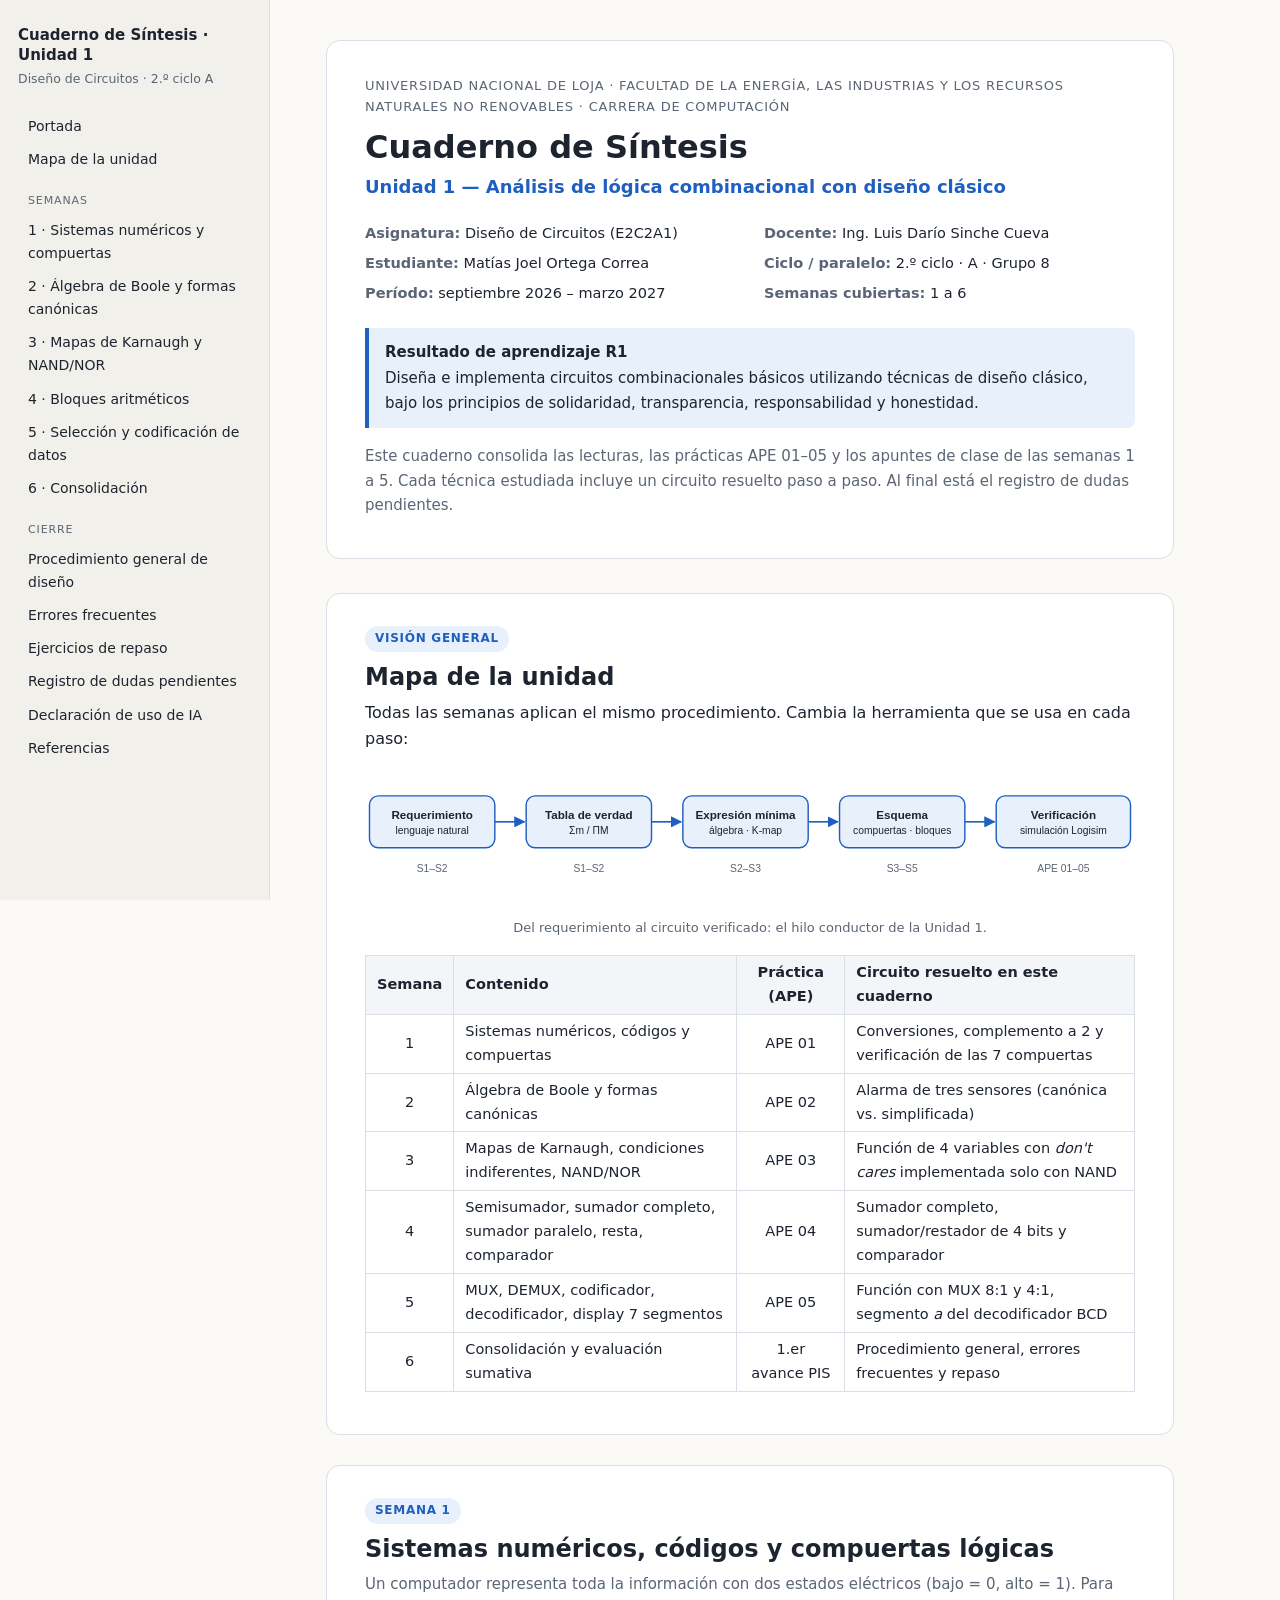
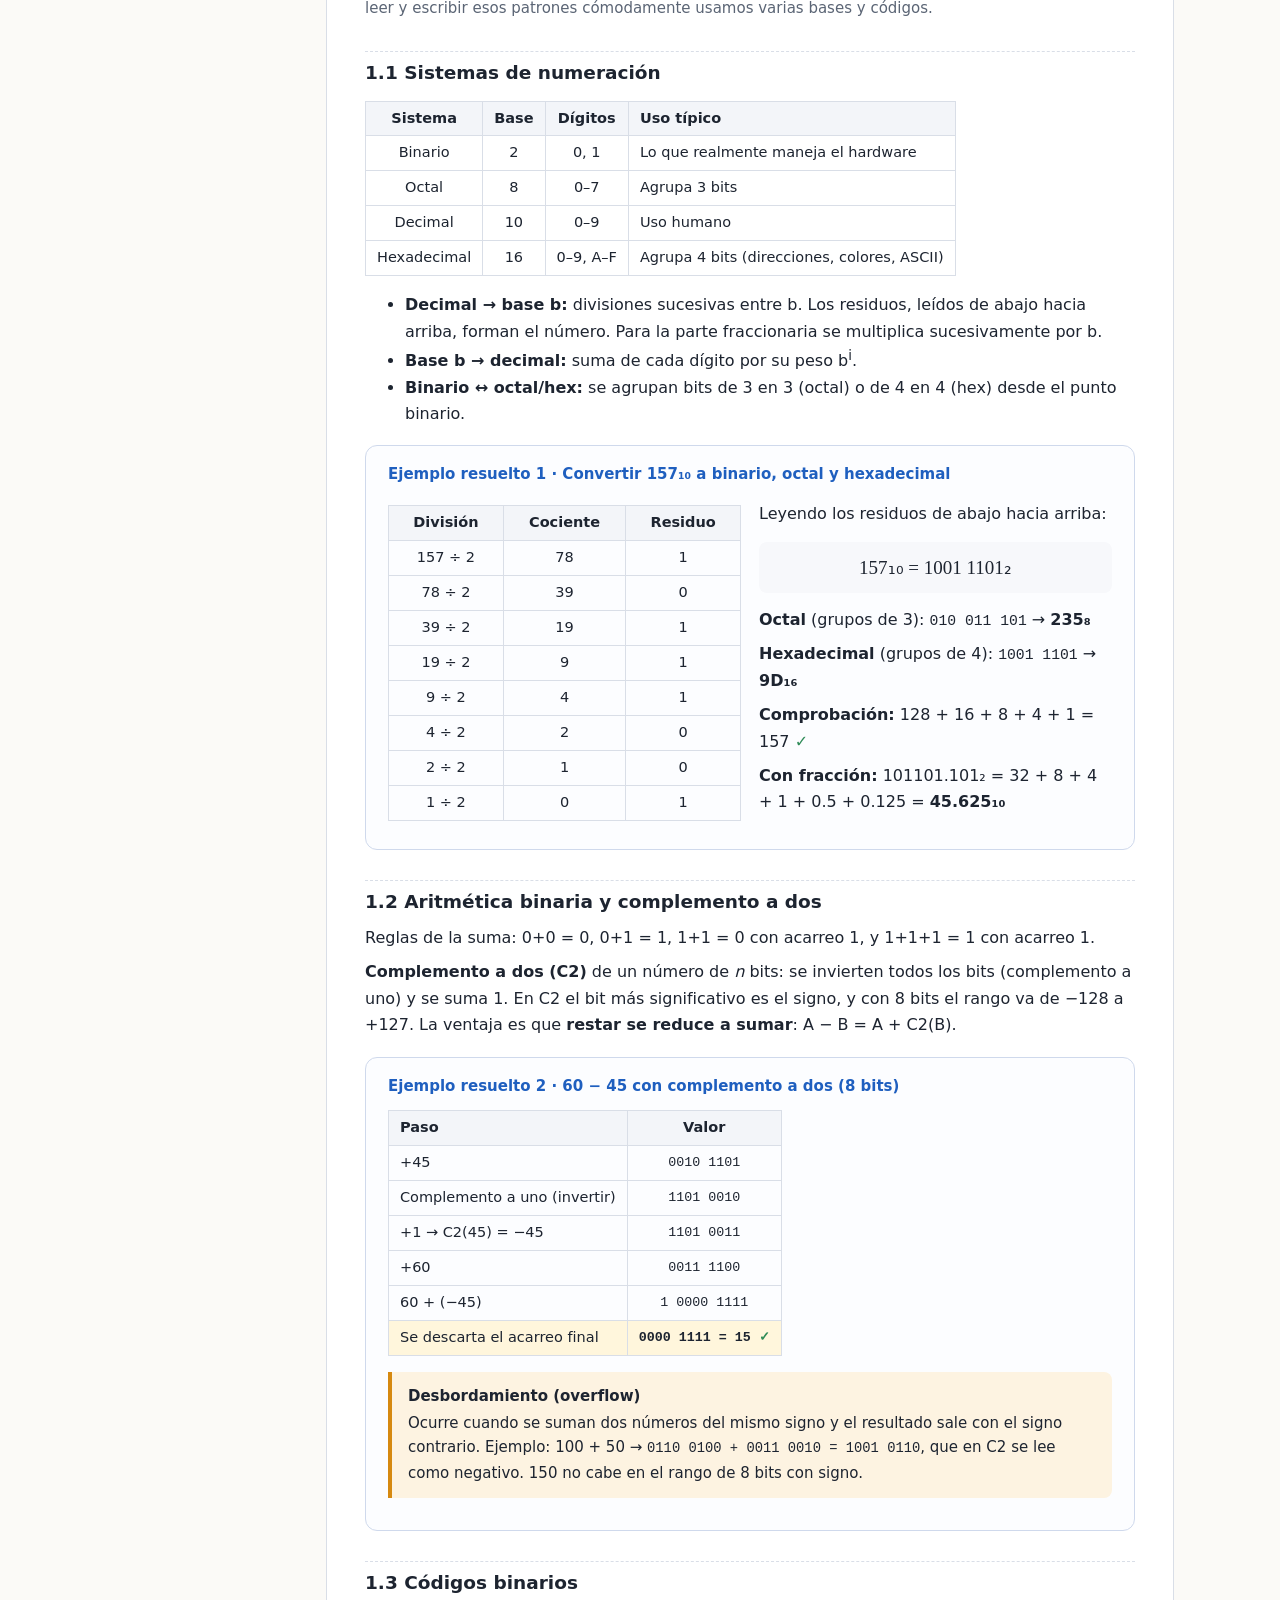
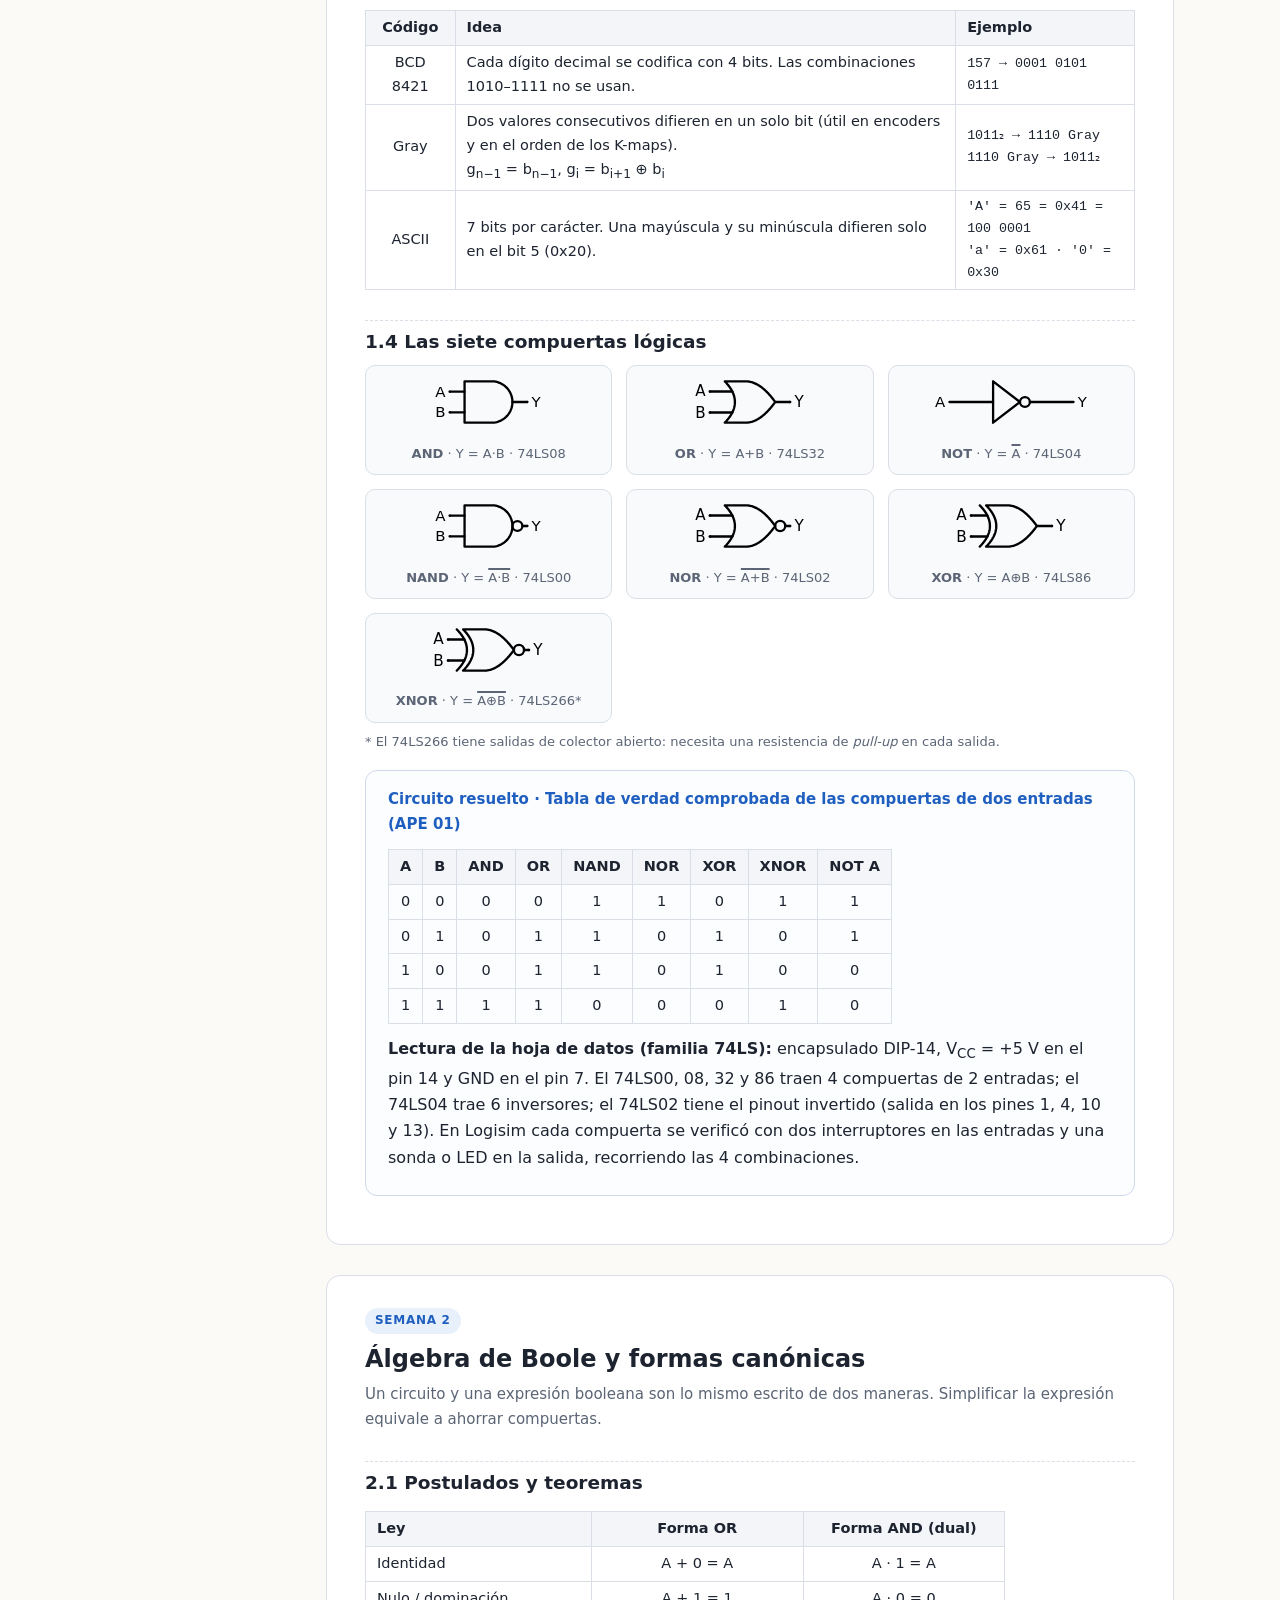
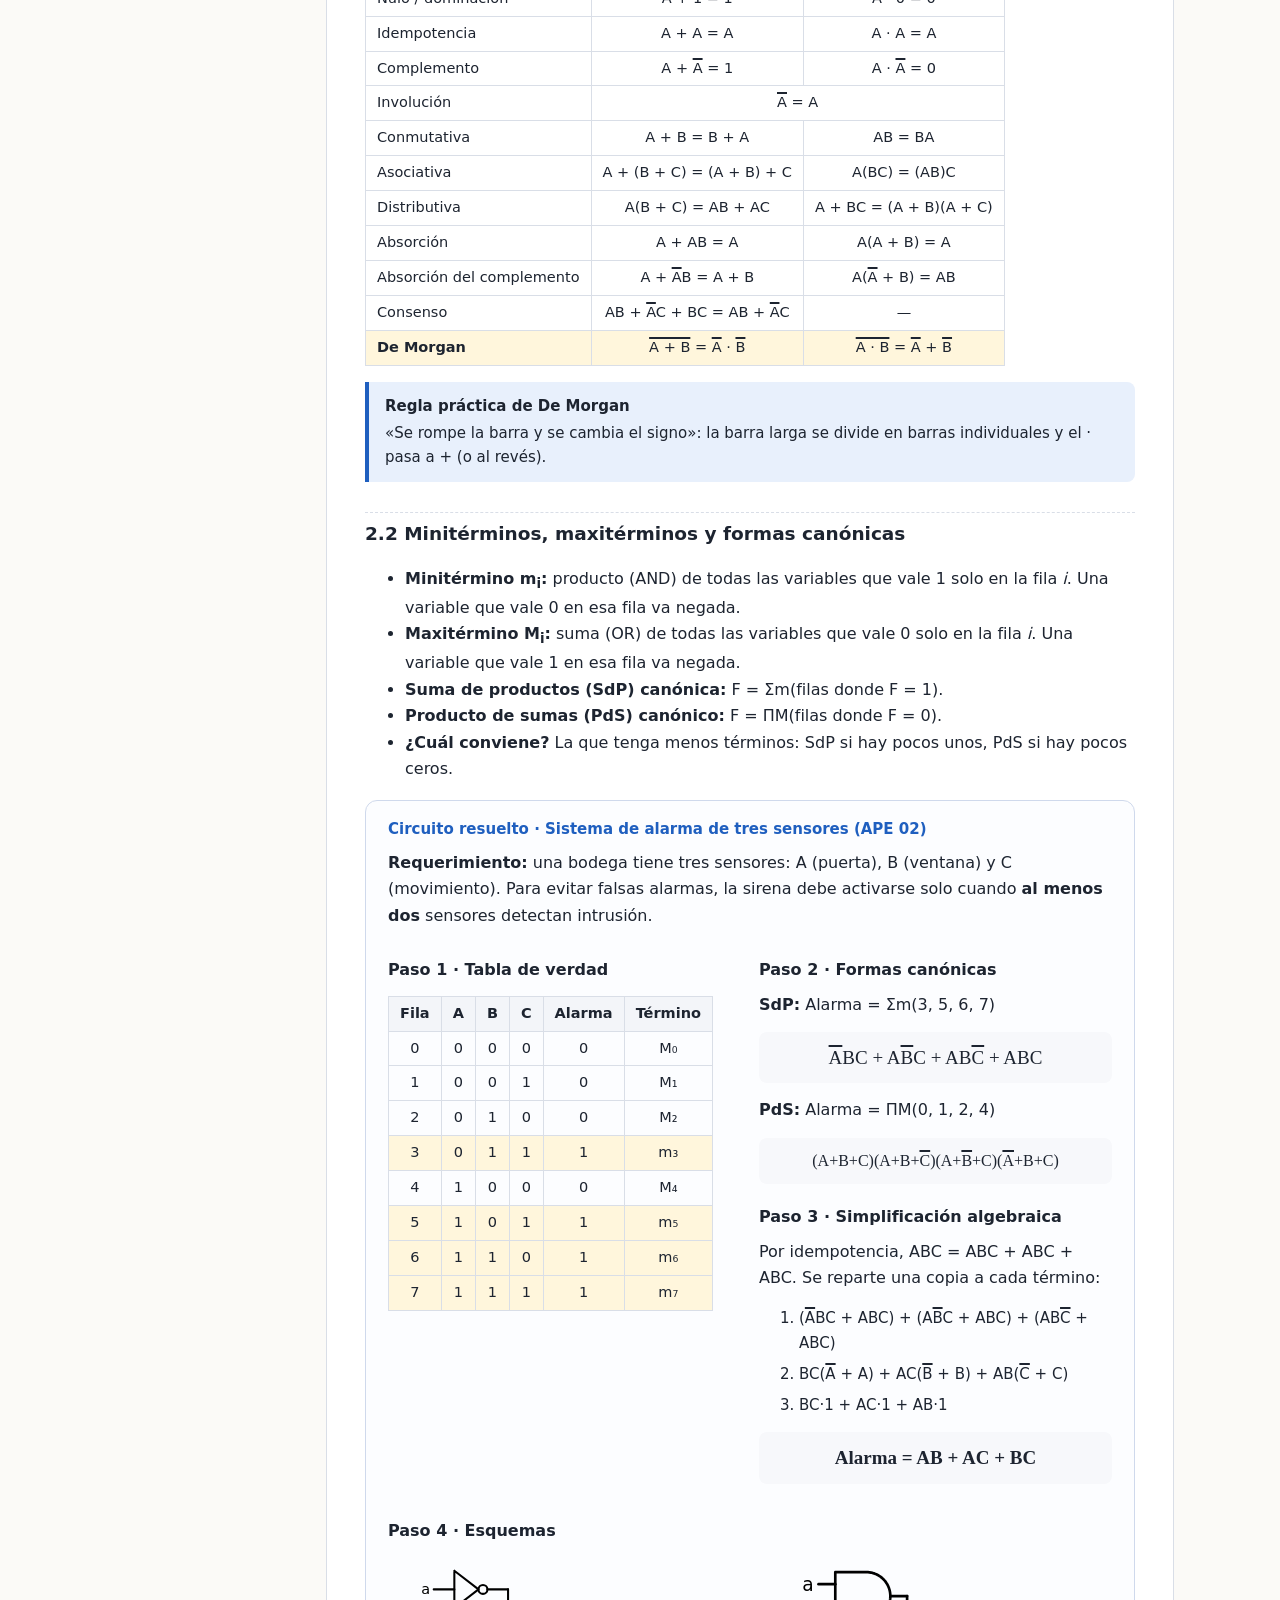
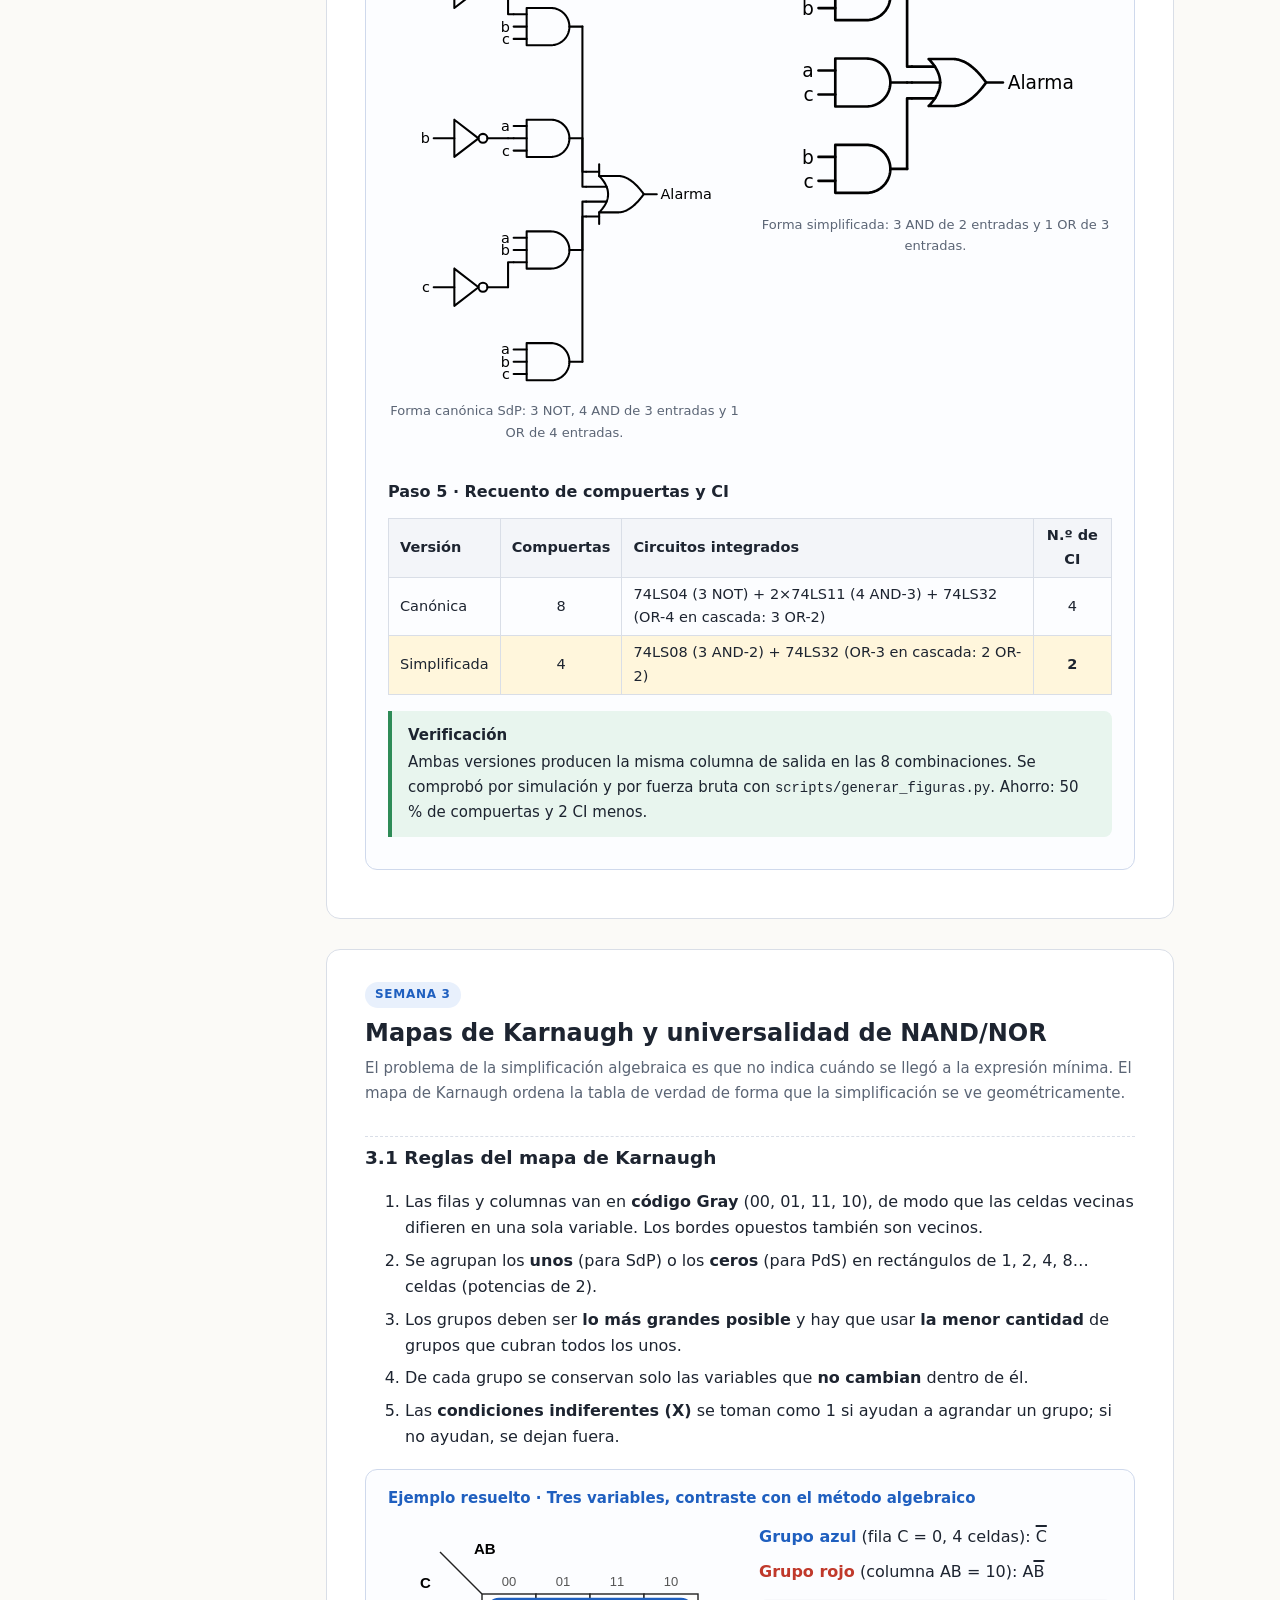
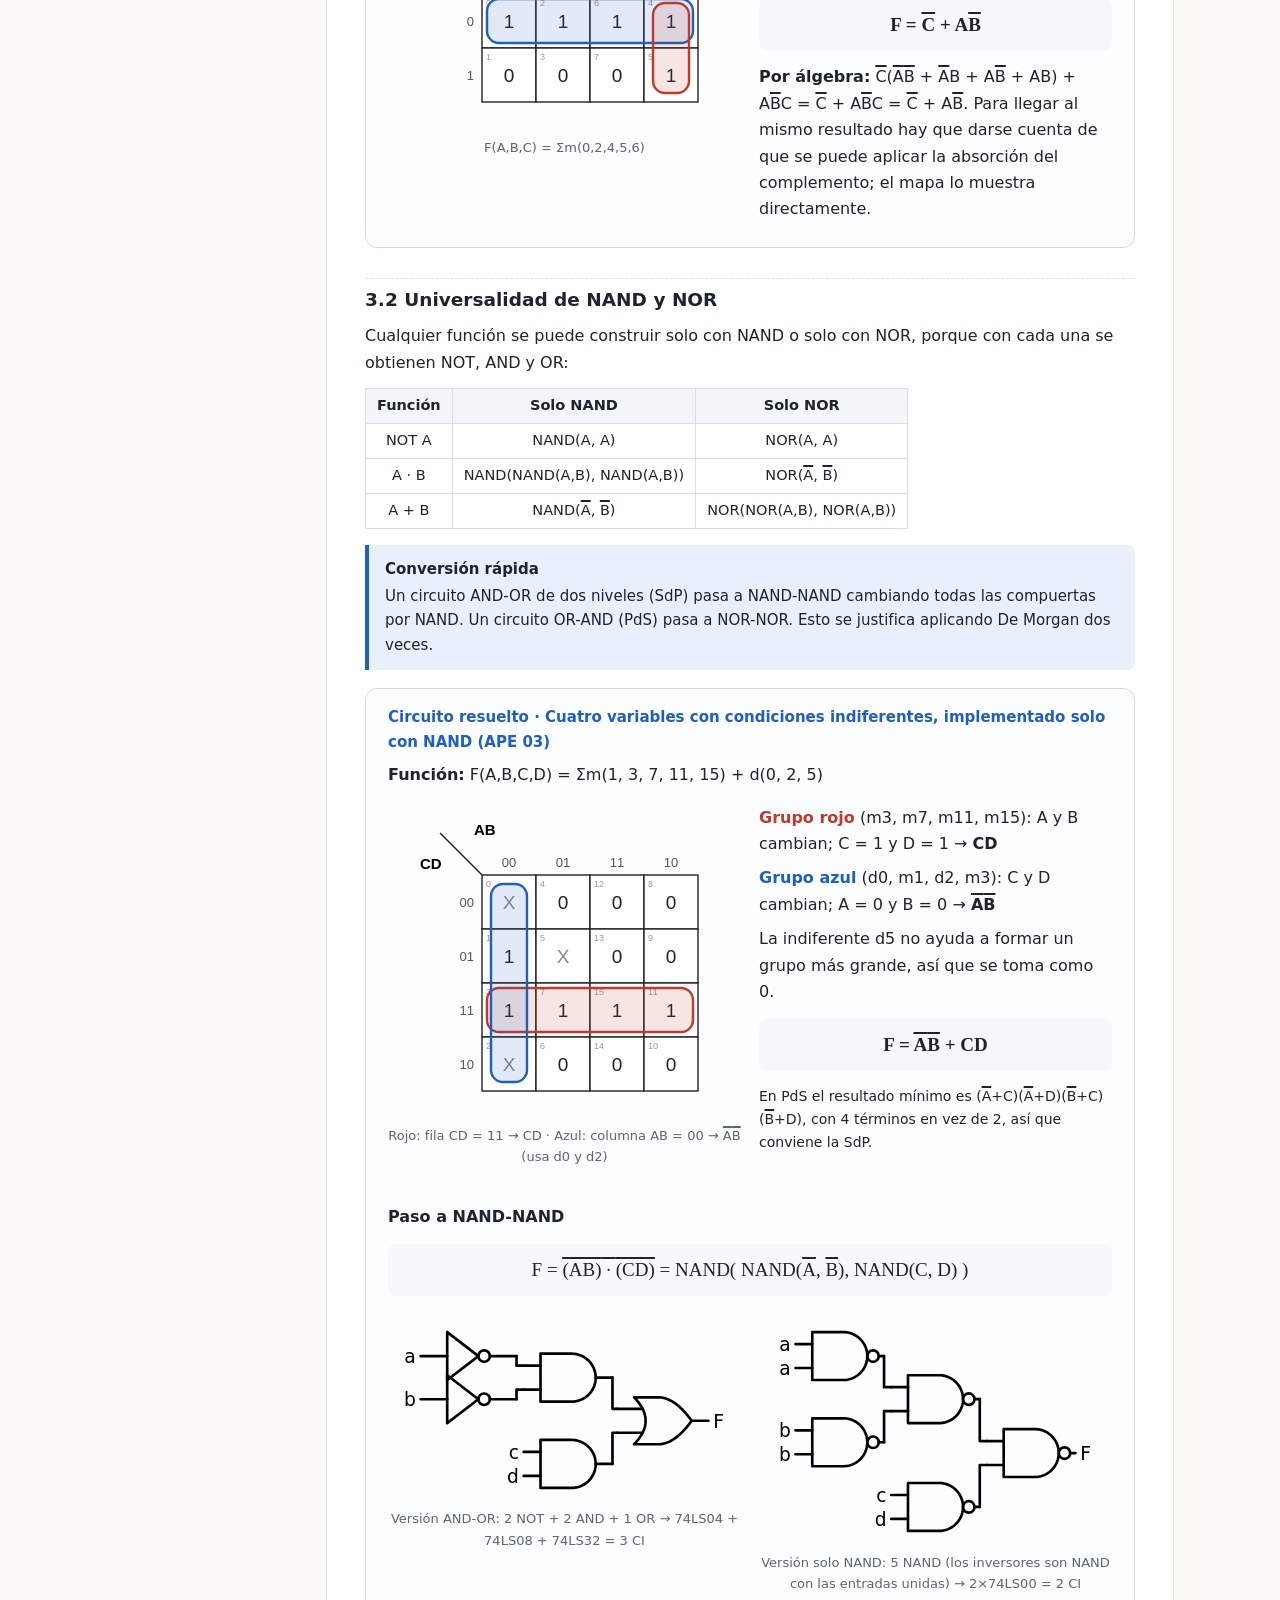
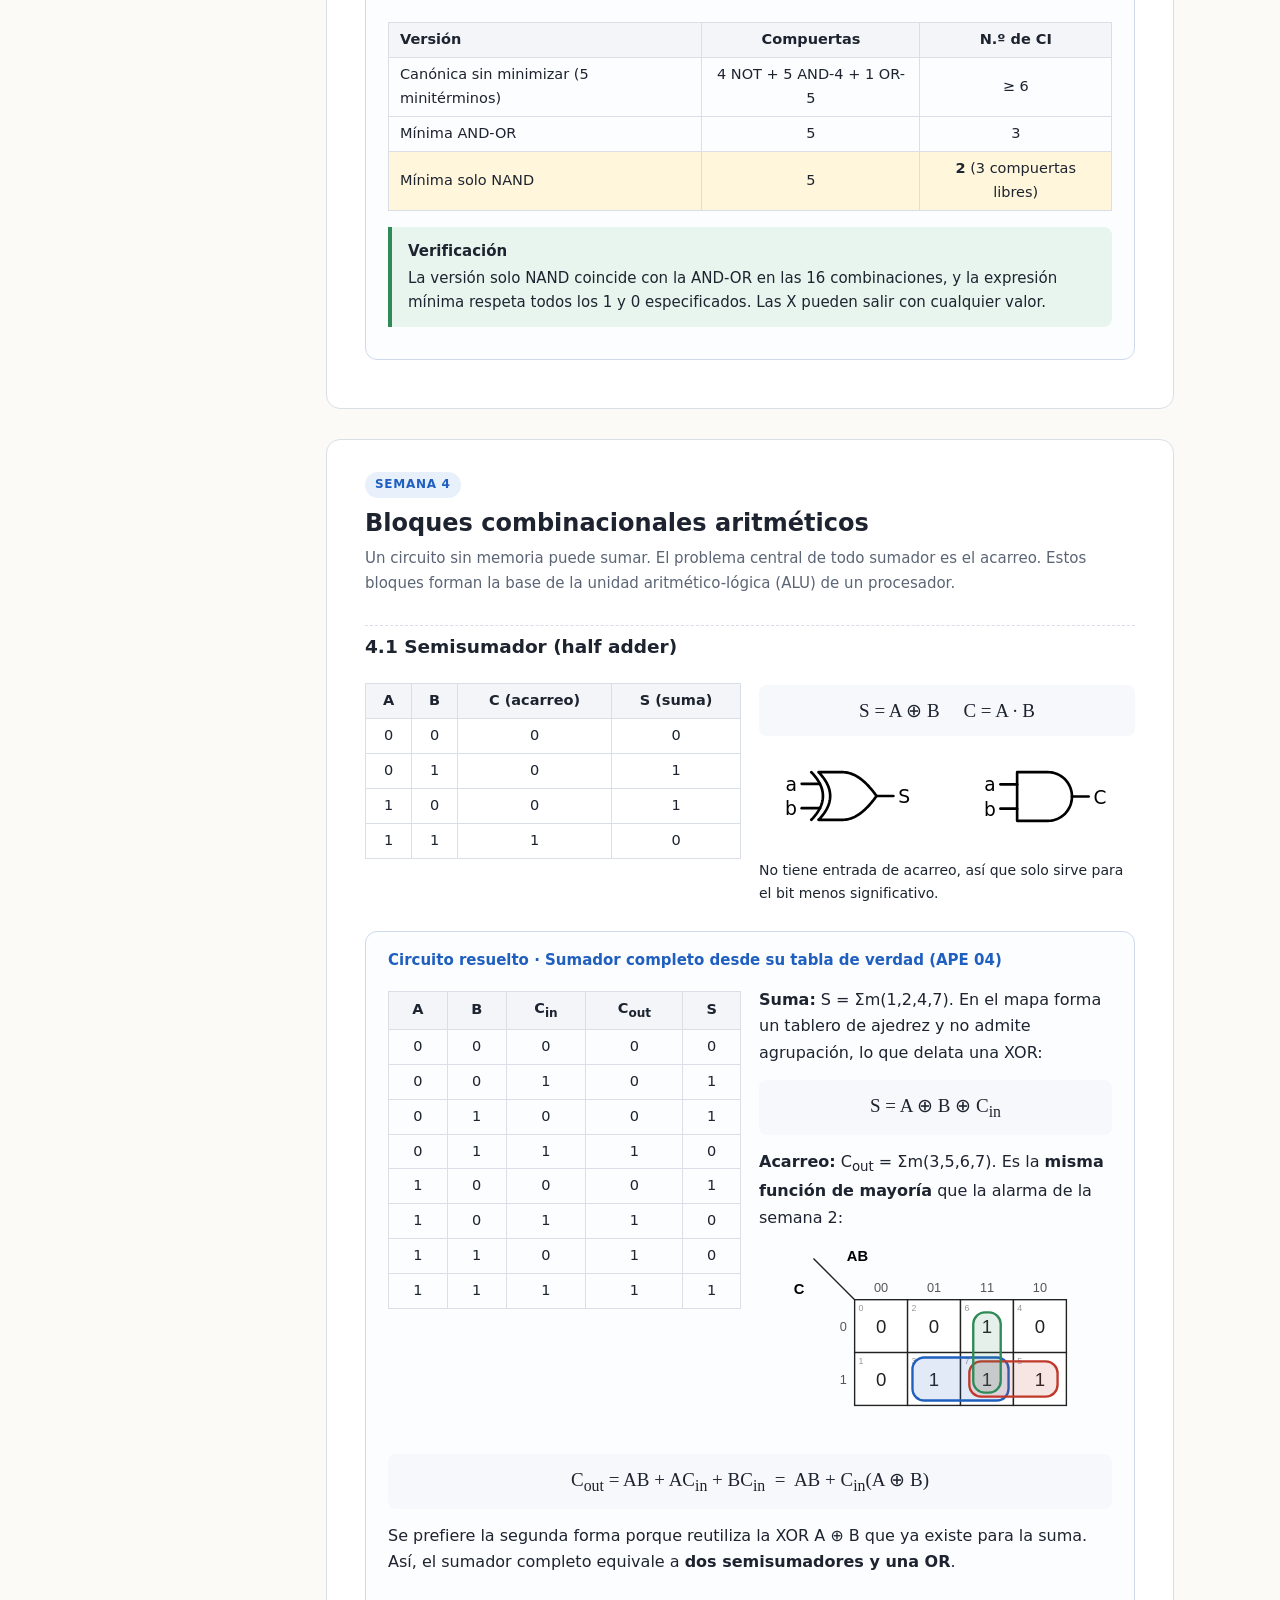
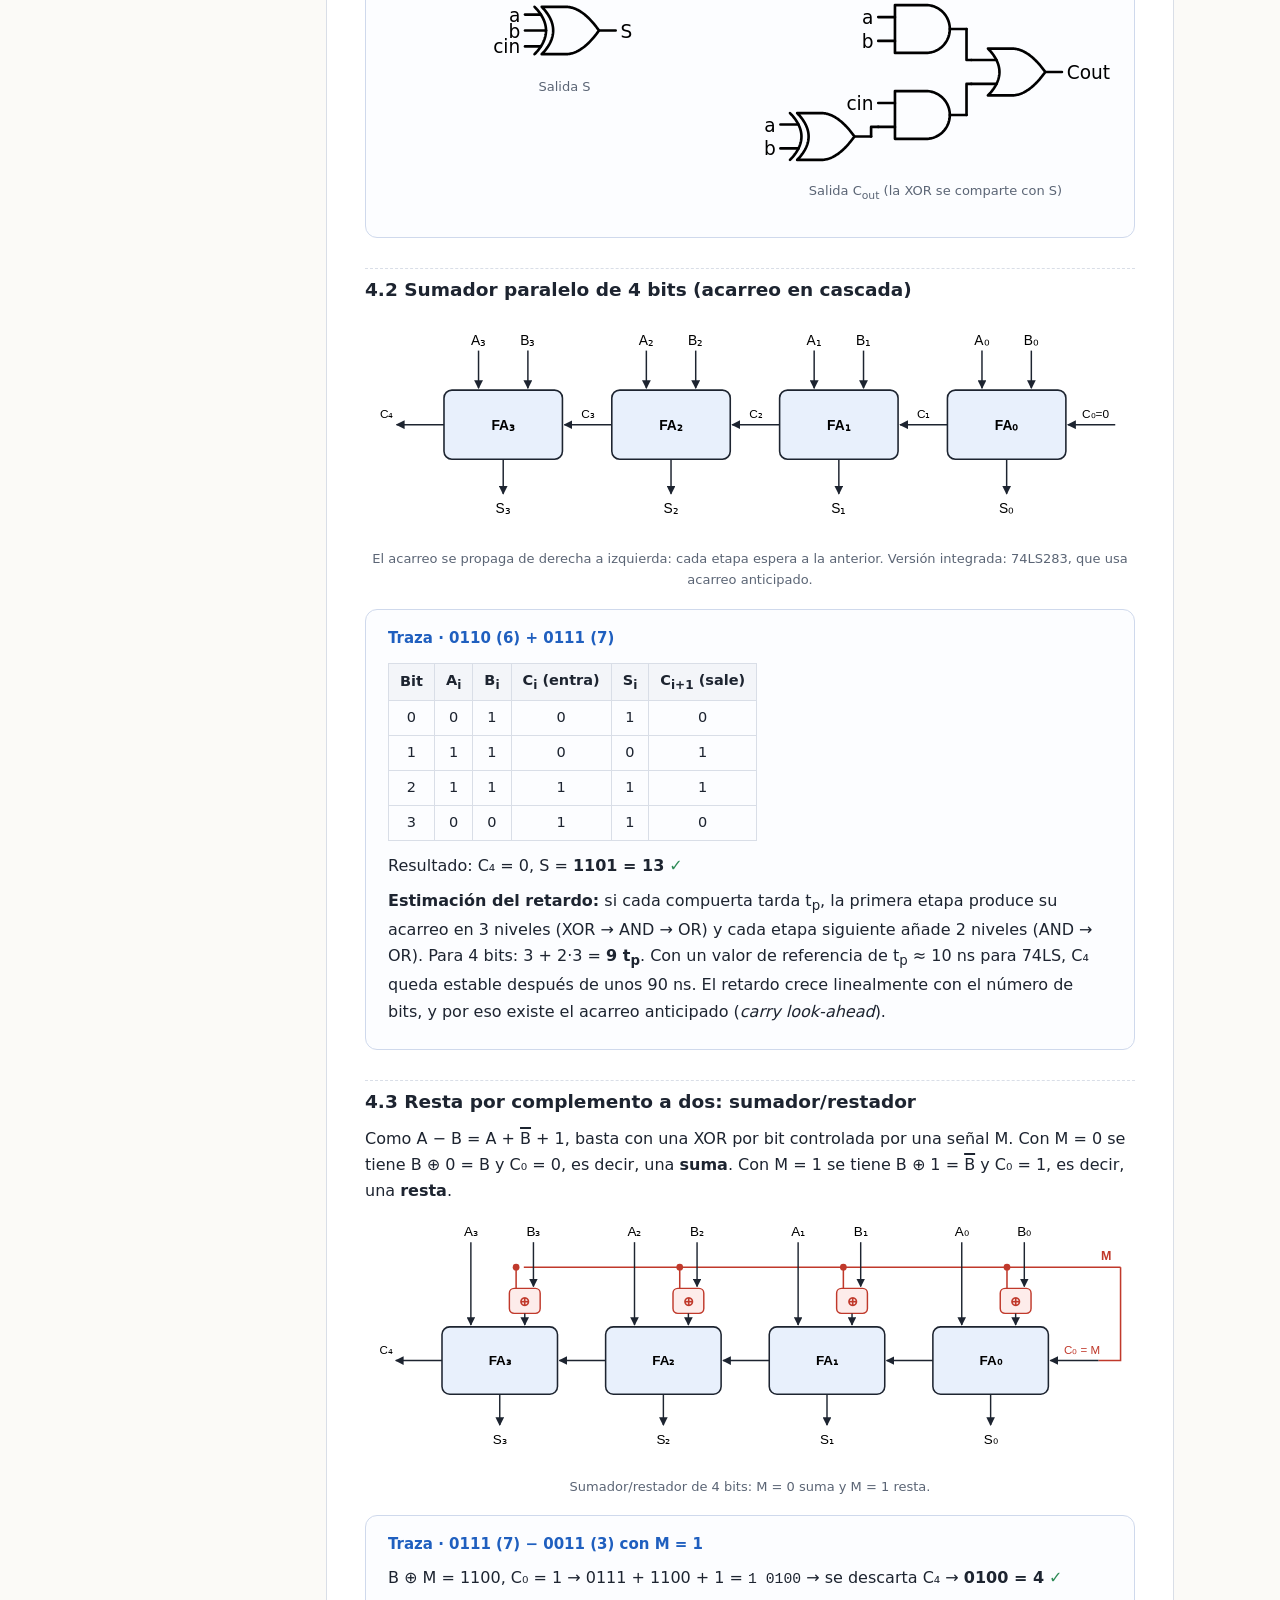
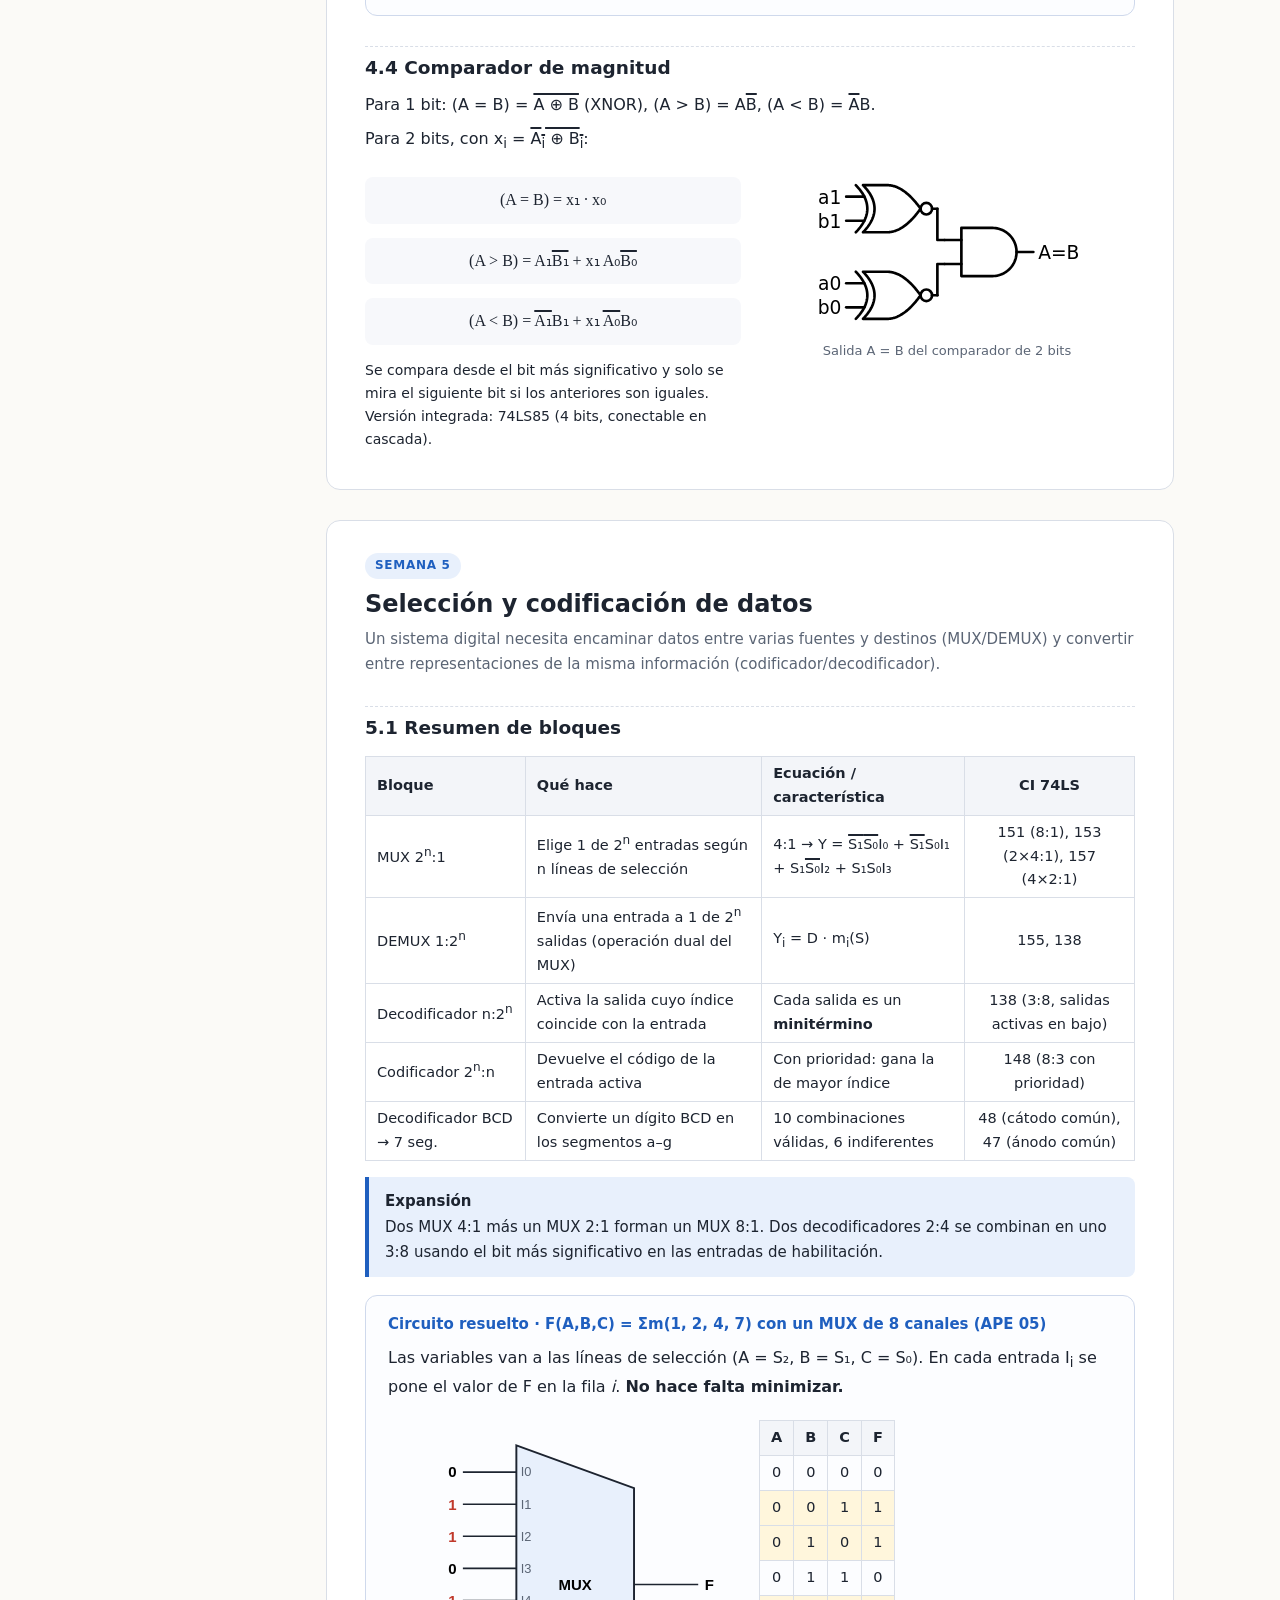
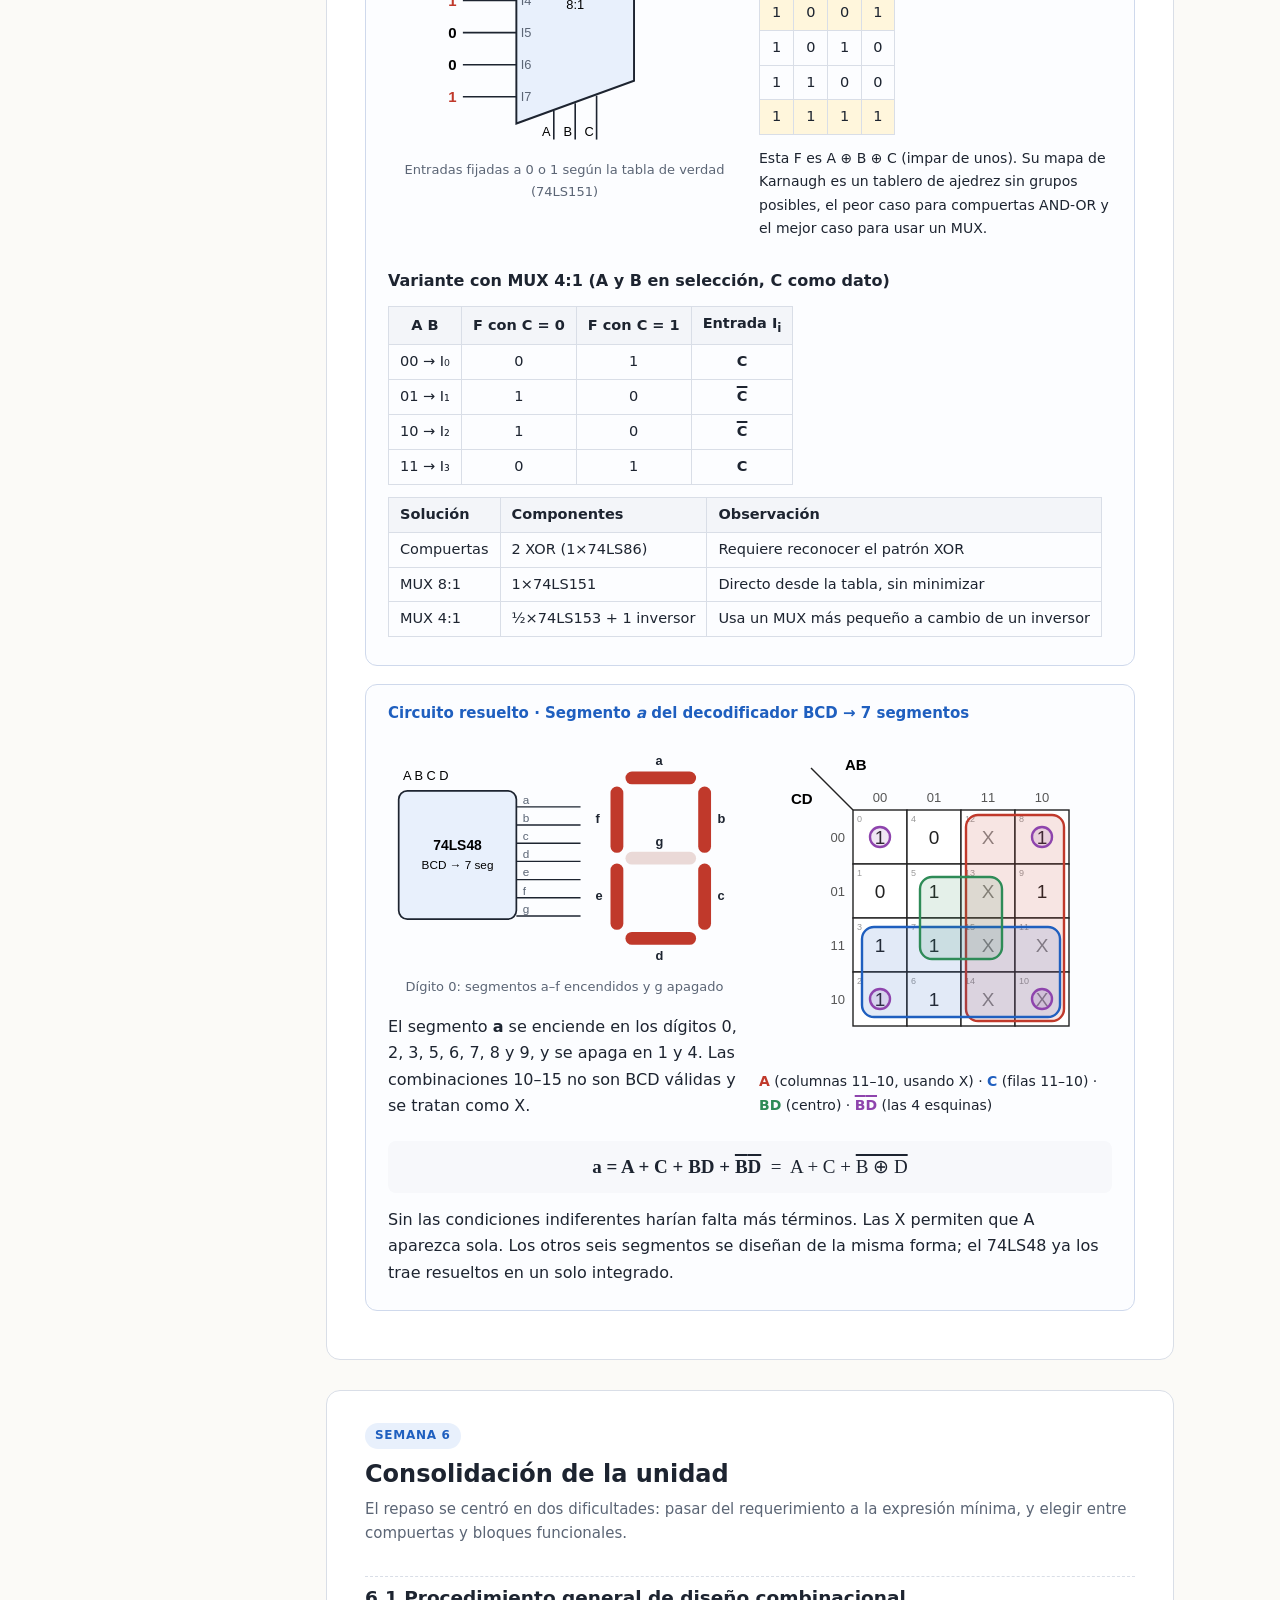
<file: index.html>
<!DOCTYPE html>
<html lang="es">
<head>
<meta charset="utf-8">
<meta name="viewport" content="width=device-width, initial-scale=1">
<title>Cuaderno de Síntesis · Unidad 1 · Diseño de Circuitos</title>
<meta name="description" content="Cuaderno de síntesis de la Unidad 1 (Lógica combinacional con diseño clásico) – Diseño de Circuitos, Computación UNL.">
<style>
  :root{
    --ink:#1d2430; --muted:#5b6575; --line:#d9dee7; --bg:#fbfaf7; --paper:#ffffff;
    --accent:#1f5fbf; --accent-soft:#e8f0fc; --red:#c0392b; --green:#2e8b57; --purple:#8e44ad;
    --mono: ui-monospace, "SFMono-Regular", Menlo, Consolas, monospace;
    color-scheme: light;
  }
  *{box-sizing:border-box}
  html{scroll-behavior:smooth}
  body{margin:0;background:var(--bg);color:var(--ink);font:16px/1.65 "Segoe UI", system-ui, -apple-system, Roboto, Helvetica, Arial, sans-serif}
  .layout{display:grid;grid-template-columns:270px 1fr;min-height:100vh}
  nav{position:sticky;top:0;height:100vh;overflow:auto;background:#f2f0ea;border-right:1px solid var(--line);padding:26px 18px}
  nav .brand{font-weight:700;font-size:15px;line-height:1.3;margin-bottom:4px}
  nav .sub{font-size:12.5px;color:var(--muted);margin-bottom:20px}
  nav a{display:block;color:var(--ink);text-decoration:none;font-size:14px;padding:5px 10px;border-radius:6px}
  nav a:hover{background:#e4e1d8}
  nav a.lvl2{padding-left:22px;font-size:13px;color:var(--muted)}
  nav .group{font-size:11px;letter-spacing:.08em;text-transform:uppercase;color:var(--muted);margin:16px 10px 4px}
  main{max-width:960px;padding:40px 56px 80px}
  header.cover{background:var(--paper);border:1px solid var(--line);border-radius:14px;padding:34px 38px;margin-bottom:34px}
  .cover .inst{font-size:13px;color:var(--muted);text-transform:uppercase;letter-spacing:.06em}
  .cover h1{font-size:32px;line-height:1.2;margin:10px 0 6px}
  .cover .unit{font-size:18px;color:var(--accent);margin:0 0 20px;font-weight:600}
  .meta{display:grid;grid-template-columns:repeat(2,minmax(0,1fr));gap:6px 28px;font-size:14.5px}
  .meta b{color:var(--muted);font-weight:600}
  section.week{background:var(--paper);border:1px solid var(--line);border-radius:14px;padding:30px 38px;margin:0 0 30px}
  h2{font-size:24px;margin:0 0 4px;line-height:1.25}
  .tag{display:inline-block;font-size:12px;font-weight:700;letter-spacing:.06em;text-transform:uppercase;color:var(--accent);background:var(--accent-soft);padding:3px 10px;border-radius:99px;margin-bottom:10px}
  h3{font-size:18.5px;margin:30px 0 8px;padding-top:6px;border-top:1px dashed var(--line)}
  h4{font-size:16px;margin:20px 0 6px}
  p{margin:8px 0}
  .lead{color:var(--muted);font-size:15px;margin-bottom:6px}
  .ov{text-decoration:overline;text-decoration-thickness:1.5px}
  code,.mono{font-family:var(--mono);font-size:.92em}
  .eq{font-family:Cambria, "Times New Roman", serif;font-size:19px;text-align:center;margin:14px 0;padding:10px;background:#f7f8fb;border-radius:8px}
  table{border-collapse:collapse;margin:12px 0;font-size:14.5px}
  th,td{border:1px solid var(--line);padding:5px 11px;text-align:center}
  th{background:#f3f5f9;font-weight:600}
  td.l,th.l{text-align:left}
  tr.hl td{background:#fff6dc}
  .grid2{display:grid;grid-template-columns:repeat(2,minmax(0,1fr));gap:18px;align-items:start}
  .grid3{display:grid;grid-template-columns:repeat(3,minmax(0,1fr));gap:14px}
  figure{margin:16px 0;text-align:center}
  figure img,figure svg{max-width:100%;height:auto}
  figcaption{font-size:13px;color:var(--muted);margin-top:6px}
  .gates figure{background:#f9fafc;border:1px solid var(--line);border-radius:10px;padding:10px 6px;margin:0}
  .gates img{height:52px}
  .box{border-left:4px solid var(--accent);background:var(--accent-soft);padding:12px 16px;border-radius:0 8px 8px 0;margin:16px 0;font-size:15px}
  .box.warn{border-color:#d68910;background:#fdf3e1}
  .box.ok{border-color:var(--green);background:#e8f5ee}
  .box b:first-child{display:block;margin-bottom:2px}
  .solved{border:1px solid #cfd9ec;border-radius:12px;padding:16px 22px;margin:18px 0;background:#fcfdff}
  .solved > .ttl{font-weight:700;color:var(--accent);font-size:15px;margin-bottom:6px}
  ol.steps li{margin:6px 0}
  details{border:1px solid var(--line);border-radius:10px;padding:10px 16px;margin:10px 0;background:#fcfcfa}
  details summary{cursor:pointer;font-weight:600}
  details[open] summary{margin-bottom:8px}
  .pill{display:inline-block;font-size:12px;padding:1px 8px;border-radius:99px;background:#eef1f6;color:var(--muted);margin-left:6px}
  .chk{color:var(--green);font-weight:700}
  footer{color:var(--muted);font-size:13px;text-align:center;margin-top:30px}
  @media (max-width:900px){
    .layout{grid-template-columns:1fr} nav{position:static;height:auto}
    main{padding:20px 14px} section.week,header.cover{padding:22px 18px}
    .grid2,.grid3,.meta{grid-template-columns:1fr}
  }
  @media print{
    nav{display:none} .layout{display:block} main{max-width:none;padding:0}
    section.week{break-inside:auto;border:none;padding:0 0 20px} details{display:block} details>*{display:block}
  }
</style>
</head>
<body>
<div class="layout">

<nav>
  <div class="brand">Cuaderno de Síntesis · Unidad 1</div>
  <div class="sub">Diseño de Circuitos · 2.º ciclo A</div>
  <a href="#portada">Portada</a>
  <a href="#mapa">Mapa de la unidad</a>
  <div class="group">Semanas</div>
  <a href="#s1">1 · Sistemas numéricos y compuertas</a>
  <a href="#s2">2 · Álgebra de Boole y formas canónicas</a>
  <a href="#s3">3 · Mapas de Karnaugh y NAND/NOR</a>
  <a href="#s4">4 · Bloques aritméticos</a>
  <a href="#s5">5 · Selección y codificación de datos</a>
  <a href="#s6">6 · Consolidación</a>
  <div class="group">Cierre</div>
  <a href="#procedimiento">Procedimiento general de diseño</a>
  <a href="#errores">Errores frecuentes</a>
  <a href="#ejercicios">Ejercicios de repaso</a>
  <a href="#dudas">Registro de dudas pendientes</a>
  <a href="#ia">Declaración de uso de IA</a>
  <a href="#referencias">Referencias</a>
</nav>

<main>

<!-- ============================================================ PORTADA -->
<header class="cover" id="portada">
  <div class="inst">Universidad Nacional de Loja · Facultad de la Energía, las Industrias y los Recursos Naturales No Renovables · Carrera de Computación</div>
  <h1>Cuaderno de Síntesis</h1>
  <p class="unit">Unidad 1 — Análisis de lógica combinacional con diseño clásico</p>
  <div class="meta">
    <div><b>Asignatura:</b> Diseño de Circuitos (E2C2A1)</div>
    <div><b>Docente:</b> Ing. Luis Darío Sinche Cueva</div>
    <div><b>Estudiante:</b> Matías Joel Ortega Correa</div>
    <div><b>Ciclo / paralelo:</b> 2.º ciclo · A · Grupo 8</div>
    <div><b>Período:</b> septiembre 2026 – marzo 2027</div>
    <div><b>Semanas cubiertas:</b> 1 a 6</div>
  </div>
  <div class="box" style="margin-top:22px">
    <b>Resultado de aprendizaje R1</b>
    Diseña e implementa circuitos combinacionales básicos utilizando técnicas de diseño clásico, bajo los principios de solidaridad, transparencia, responsabilidad y honestidad.
  </div>
  <p class="lead">Este cuaderno consolida las lecturas, las prácticas APE 01–05 y los apuntes de clase de las semanas 1 a 5. Cada técnica estudiada incluye un circuito resuelto paso a paso. Al final está el registro de dudas pendientes.</p>
</header>

<!-- ============================================================ MAPA -->
<section class="week" id="mapa">
  <span class="tag">Visión general</span>
  <h2>Mapa de la unidad</h2>
  <p>Todas las semanas aplican el mismo procedimiento. Cambia la herramienta que se usa en cada paso:</p>
  <figure>
  <svg viewBox="0 0 860 150" xmlns="http://www.w3.org/2000/svg" font-family="Segoe UI, Helvetica, Arial, sans-serif" font-size="13">
    <defs><marker id="ar" viewBox="0 0 10 10" refX="9" refY="5" markerWidth="7" markerHeight="7" orient="auto"><path d="M0,0 L10,5 L0,10 z" fill="#1f5fbf"/></marker></defs>
    <g stroke="#1f5fbf" stroke-width="1.6" fill="#e8f0fc">
      <rect x="5" y="30" width="140" height="58" rx="10"/><rect x="180" y="30" width="140" height="58" rx="10"/>
      <rect x="355" y="30" width="140" height="58" rx="10"/><rect x="530" y="30" width="140" height="58" rx="10"/>
      <rect x="705" y="30" width="150" height="58" rx="10"/>
    </g>
    <g stroke="#1f5fbf" stroke-width="1.8" marker-end="url(#ar)">
      <line x1="145" y1="59" x2="178" y2="59"/><line x1="320" y1="59" x2="353" y2="59"/>
      <line x1="495" y1="59" x2="528" y2="59"/><line x1="670" y1="59" x2="703" y2="59"/>
    </g>
    <g text-anchor="middle" font-weight="600" fill="#1d2430">
      <text x="75" y="56">Requerimiento</text><text x="75" y="73" font-weight="400" font-size="11.5">lenguaje natural</text>
      <text x="250" y="56">Tabla de verdad</text><text x="250" y="73" font-weight="400" font-size="11.5">Σm / ΠM</text>
      <text x="425" y="56">Expresión mínima</text><text x="425" y="73" font-weight="400" font-size="11.5">álgebra · K-map</text>
      <text x="600" y="56">Esquema</text><text x="600" y="73" font-weight="400" font-size="11.5">compuertas · bloques</text>
      <text x="780" y="56">Verificación</text><text x="780" y="73" font-weight="400" font-size="11.5">simulación Logisim</text>
    </g>
    <g text-anchor="middle" fill="#5b6575" font-size="11.5">
      <text x="75" y="115">S1–S2</text><text x="250" y="115">S1–S2</text><text x="425" y="115">S2–S3</text>
      <text x="600" y="115">S3–S5</text><text x="780" y="115">APE 01–05</text>
    </g>
  </svg>
  <figcaption>Del requerimiento al circuito verificado: el hilo conductor de la Unidad 1.</figcaption>
  </figure>
  <table>
    <tr><th>Semana</th><th class="l">Contenido</th><th>Práctica (APE)</th><th class="l">Circuito resuelto en este cuaderno</th></tr>
    <tr><td>1</td><td class="l">Sistemas numéricos, códigos y compuertas</td><td>APE 01</td><td class="l">Conversiones, complemento a 2 y verificación de las 7 compuertas</td></tr>
    <tr><td>2</td><td class="l">Álgebra de Boole y formas canónicas</td><td>APE 02</td><td class="l">Alarma de tres sensores (canónica vs. simplificada)</td></tr>
    <tr><td>3</td><td class="l">Mapas de Karnaugh, condiciones indiferentes, NAND/NOR</td><td>APE 03</td><td class="l">Función de 4 variables con <i>don't cares</i> implementada solo con NAND</td></tr>
    <tr><td>4</td><td class="l">Semisumador, sumador completo, sumador paralelo, resta, comparador</td><td>APE 04</td><td class="l">Sumador completo, sumador/restador de 4 bits y comparador</td></tr>
    <tr><td>5</td><td class="l">MUX, DEMUX, codificador, decodificador, display 7 segmentos</td><td>APE 05</td><td class="l">Función con MUX 8:1 y 4:1, segmento <i>a</i> del decodificador BCD</td></tr>
    <tr><td>6</td><td class="l">Consolidación y evaluación sumativa</td><td>1.er avance PIS</td><td class="l">Procedimiento general, errores frecuentes y repaso</td></tr>
  </table>
</section>

<!-- ============================================================ SEMANA 1 -->
<section class="week" id="s1">
  <span class="tag">Semana 1</span>
  <h2>Sistemas numéricos, códigos y compuertas lógicas</h2>
  <p class="lead">Un computador representa toda la información con dos estados eléctricos (bajo = 0, alto = 1). Para leer y escribir esos patrones cómodamente usamos varias bases y códigos.</p>

  <h3>1.1 Sistemas de numeración</h3>
  <table>
    <tr><th>Sistema</th><th>Base</th><th>Dígitos</th><th class="l">Uso típico</th></tr>
    <tr><td>Binario</td><td>2</td><td>0, 1</td><td class="l">Lo que realmente maneja el hardware</td></tr>
    <tr><td>Octal</td><td>8</td><td>0–7</td><td class="l">Agrupa 3 bits</td></tr>
    <tr><td>Decimal</td><td>10</td><td>0–9</td><td class="l">Uso humano</td></tr>
    <tr><td>Hexadecimal</td><td>16</td><td>0–9, A–F</td><td class="l">Agrupa 4 bits (direcciones, colores, ASCII)</td></tr>
  </table>
  <ul>
    <li><b>Decimal → base b:</b> divisiones sucesivas entre b. Los residuos, leídos de abajo hacia arriba, forman el número. Para la parte fraccionaria se multiplica sucesivamente por b.</li>
    <li><b>Base b → decimal:</b> suma de cada dígito por su peso b<sup>i</sup>.</li>
    <li><b>Binario ↔ octal/hex:</b> se agrupan bits de 3 en 3 (octal) o de 4 en 4 (hex) desde el punto binario.</li>
  </ul>

  <div class="solved">
    <div class="ttl">Ejemplo resuelto 1 · Convertir 157₁₀ a binario, octal y hexadecimal</div>
    <div class="grid2">
      <table>
        <tr><th>División</th><th>Cociente</th><th>Residuo</th></tr>
        <tr><td>157 ÷ 2</td><td>78</td><td>1</td></tr>
        <tr><td>78 ÷ 2</td><td>39</td><td>0</td></tr>
        <tr><td>39 ÷ 2</td><td>19</td><td>1</td></tr>
        <tr><td>19 ÷ 2</td><td>9</td><td>1</td></tr>
        <tr><td>9 ÷ 2</td><td>4</td><td>1</td></tr>
        <tr><td>4 ÷ 2</td><td>2</td><td>0</td></tr>
        <tr><td>2 ÷ 2</td><td>1</td><td>0</td></tr>
        <tr><td>1 ÷ 2</td><td>0</td><td>1</td></tr>
      </table>
      <div>
        <p>Leyendo los residuos de abajo hacia arriba:</p>
        <p class="eq">157₁₀ = 1001 1101₂</p>
        <p><b>Octal</b> (grupos de 3): <span class="mono">010 011 101</span> → <b>235₈</b></p>
        <p><b>Hexadecimal</b> (grupos de 4): <span class="mono">1001 1101</span> → <b>9D₁₆</b></p>
        <p><b>Comprobación:</b> 128 + 16 + 8 + 4 + 1 = 157 <span class="chk">✓</span></p>
        <p><b>Con fracción:</b> 101101.101₂ = 32 + 8 + 4 + 1 + 0.5 + 0.125 = <b>45.625₁₀</b></p>
      </div>
    </div>
  </div>

  <h3>1.2 Aritmética binaria y complemento a dos</h3>
  <p>Reglas de la suma: 0+0 = 0, 0+1 = 1, 1+1 = 0 con acarreo 1, y 1+1+1 = 1 con acarreo 1.</p>
  <p><b>Complemento a dos (C2)</b> de un número de <i>n</i> bits: se invierten todos los bits (complemento a uno) y se suma 1. En C2 el bit más significativo es el signo, y con 8 bits el rango va de −128 a +127. La ventaja es que <b>restar se reduce a sumar</b>: A − B = A + C2(B).</p>

  <div class="solved">
    <div class="ttl">Ejemplo resuelto 2 · 60 − 45 con complemento a dos (8 bits)</div>
    <table>
      <tr><th class="l">Paso</th><th>Valor</th></tr>
      <tr><td class="l">+45</td><td class="mono">0010 1101</td></tr>
      <tr><td class="l">Complemento a uno (invertir)</td><td class="mono">1101 0010</td></tr>
      <tr><td class="l">+1 → C2(45) = −45</td><td class="mono">1101 0011</td></tr>
      <tr><td class="l">+60</td><td class="mono">0011 1100</td></tr>
      <tr><td class="l">60 + (−45)</td><td class="mono">1 0000 1111</td></tr>
      <tr class="hl"><td class="l">Se descarta el acarreo final</td><td class="mono"><b>0000 1111 = 15</b> <span class="chk">✓</span></td></tr>
    </table>
    <div class="box warn"><b>Desbordamiento (overflow)</b>
    Ocurre cuando se suman dos números del mismo signo y el resultado sale con el signo contrario. Ejemplo: 100 + 50 → <span class="mono">0110 0100 + 0011 0010 = 1001 0110</span>, que en C2 se lee como negativo. 150 no cabe en el rango de 8 bits con signo.</div>
  </div>

  <h3>1.3 Códigos binarios</h3>
  <table>
    <tr><th>Código</th><th class="l">Idea</th><th class="l">Ejemplo</th></tr>
    <tr><td>BCD 8421</td><td class="l">Cada dígito decimal se codifica con 4 bits. Las combinaciones 1010–1111 no se usan.</td><td class="l mono">157 → 0001 0101 0111</td></tr>
    <tr><td>Gray</td><td class="l">Dos valores consecutivos difieren en un solo bit (útil en encoders y en el orden de los K-maps).<br>g<sub>n−1</sub> = b<sub>n−1</sub>, g<sub>i</sub> = b<sub>i+1</sub> ⊕ b<sub>i</sub></td><td class="l mono">1011₂ → 1110 Gray<br>1110 Gray → 1011₂</td></tr>
    <tr><td>ASCII</td><td class="l">7 bits por carácter. Una mayúscula y su minúscula difieren solo en el bit 5 (0x20).</td><td class="l mono">'A' = 65 = 0x41 = 100 0001<br>'a' = 0x61 · '0' = 0x30</td></tr>
  </table>

  <h3>1.4 Las siete compuertas lógicas</h3>
  <div class="grid3 gates">
    <figure><img src="img/s1_and.svg" alt="AND"><figcaption><b>AND</b> · Y = A·B · 74LS08</figcaption></figure>
    <figure><img src="img/s1_or.svg" alt="OR"><figcaption><b>OR</b> · Y = A+B · 74LS32</figcaption></figure>
    <figure><img src="img/s1_not.svg" alt="NOT"><figcaption><b>NOT</b> · Y = <span class="ov">A</span> · 74LS04</figcaption></figure>
    <figure><img src="img/s1_nand.svg" alt="NAND"><figcaption><b>NAND</b> · Y = <span class="ov">A·B</span> · 74LS00</figcaption></figure>
    <figure><img src="img/s1_nor.svg" alt="NOR"><figcaption><b>NOR</b> · Y = <span class="ov">A+B</span> · 74LS02</figcaption></figure>
    <figure><img src="img/s1_xor.svg" alt="XOR"><figcaption><b>XOR</b> · Y = A⊕B · 74LS86</figcaption></figure>
    <figure><img src="img/s1_xnor.svg" alt="XNOR"><figcaption><b>XNOR</b> · Y = <span class="ov">A⊕B</span> · 74LS266*</figcaption></figure>
  </div>
  <p style="font-size:13px;color:var(--muted)">* El 74LS266 tiene salidas de colector abierto: necesita una resistencia de <i>pull-up</i> en cada salida.</p>

  <div class="solved">
    <div class="ttl">Circuito resuelto · Tabla de verdad comprobada de las compuertas de dos entradas (APE 01)</div>
    <table>
      <tr><th>A</th><th>B</th><th>AND</th><th>OR</th><th>NAND</th><th>NOR</th><th>XOR</th><th>XNOR</th><th>NOT A</th></tr>
      <tr><td>0</td><td>0</td><td>0</td><td>0</td><td>1</td><td>1</td><td>0</td><td>1</td><td>1</td></tr>
      <tr><td>0</td><td>1</td><td>0</td><td>1</td><td>1</td><td>0</td><td>1</td><td>0</td><td>1</td></tr>
      <tr><td>1</td><td>0</td><td>0</td><td>1</td><td>1</td><td>0</td><td>1</td><td>0</td><td>0</td></tr>
      <tr><td>1</td><td>1</td><td>1</td><td>1</td><td>0</td><td>0</td><td>0</td><td>1</td><td>0</td></tr>
    </table>
    <p><b>Lectura de la hoja de datos (familia 74LS):</b> encapsulado DIP-14, V<sub>CC</sub> = +5 V en el pin 14 y GND en el pin 7. El 74LS00, 08, 32 y 86 traen 4 compuertas de 2 entradas; el 74LS04 trae 6 inversores; el 74LS02 tiene el pinout invertido (salida en los pines 1, 4, 10 y 13). En Logisim cada compuerta se verificó con dos interruptores en las entradas y una sonda o LED en la salida, recorriendo las 4 combinaciones.</p>
  </div>
</section>

<!-- ============================================================ SEMANA 2 -->
<section class="week" id="s2">
  <span class="tag">Semana 2</span>
  <h2>Álgebra de Boole y formas canónicas</h2>
  <p class="lead">Un circuito y una expresión booleana son lo mismo escrito de dos maneras. Simplificar la expresión equivale a ahorrar compuertas.</p>

  <h3>2.1 Postulados y teoremas</h3>
  <table>
    <tr><th class="l">Ley</th><th>Forma OR</th><th>Forma AND (dual)</th></tr>
    <tr><td class="l">Identidad</td><td>A + 0 = A</td><td>A · 1 = A</td></tr>
    <tr><td class="l">Nulo / dominación</td><td>A + 1 = 1</td><td>A · 0 = 0</td></tr>
    <tr><td class="l">Idempotencia</td><td>A + A = A</td><td>A · A = A</td></tr>
    <tr><td class="l">Complemento</td><td>A + <span class="ov">A</span> = 1</td><td>A · <span class="ov">A</span> = 0</td></tr>
    <tr><td class="l">Involución</td><td colspan="2"><span class="ov"><span class="ov">A</span></span> = A</td></tr>
    <tr><td class="l">Conmutativa</td><td>A + B = B + A</td><td>AB = BA</td></tr>
    <tr><td class="l">Asociativa</td><td>A + (B + C) = (A + B) + C</td><td>A(BC) = (AB)C</td></tr>
    <tr><td class="l">Distributiva</td><td>A(B + C) = AB + AC</td><td>A + BC = (A + B)(A + C)</td></tr>
    <tr><td class="l">Absorción</td><td>A + AB = A</td><td>A(A + B) = A</td></tr>
    <tr><td class="l">Absorción del complemento</td><td>A + <span class="ov">A</span>B = A + B</td><td>A(<span class="ov">A</span> + B) = AB</td></tr>
    <tr><td class="l">Consenso</td><td>AB + <span class="ov">A</span>C + BC = AB + <span class="ov">A</span>C</td><td>—</td></tr>
    <tr class="hl"><td class="l"><b>De Morgan</b></td><td><span class="ov">A + B</span> = <span class="ov">A</span> · <span class="ov">B</span></td><td><span class="ov">A · B</span> = <span class="ov">A</span> + <span class="ov">B</span></td></tr>
  </table>
  <div class="box"><b>Regla práctica de De Morgan</b>«Se rompe la barra y se cambia el signo»: la barra larga se divide en barras individuales y el · pasa a + (o al revés).</div>

  <h3>2.2 Minitérminos, maxitérminos y formas canónicas</h3>
  <ul>
    <li><b>Minitérmino m<sub>i</sub>:</b> producto (AND) de todas las variables que vale 1 solo en la fila <i>i</i>. Una variable que vale 0 en esa fila va negada.</li>
    <li><b>Maxitérmino M<sub>i</sub>:</b> suma (OR) de todas las variables que vale 0 solo en la fila <i>i</i>. Una variable que vale 1 en esa fila va negada.</li>
    <li><b>Suma de productos (SdP) canónica:</b> F = Σm(filas donde F = 1).</li>
    <li><b>Producto de sumas (PdS) canónico:</b> F = ΠM(filas donde F = 0).</li>
    <li><b>¿Cuál conviene?</b> La que tenga menos términos: SdP si hay pocos unos, PdS si hay pocos ceros.</li>
  </ul>

  <div class="solved">
    <div class="ttl">Circuito resuelto · Sistema de alarma de tres sensores (APE 02)</div>
    <p><b>Requerimiento:</b> una bodega tiene tres sensores: A (puerta), B (ventana) y C (movimiento). Para evitar falsas alarmas, la sirena debe activarse solo cuando <b>al menos dos</b> sensores detectan intrusión.</p>
    <div class="grid2">
      <div>
        <h4>Paso 1 · Tabla de verdad</h4>
        <table>
          <tr><th>Fila</th><th>A</th><th>B</th><th>C</th><th>Alarma</th><th>Término</th></tr>
          <tr><td>0</td><td>0</td><td>0</td><td>0</td><td>0</td><td>M₀</td></tr>
          <tr><td>1</td><td>0</td><td>0</td><td>1</td><td>0</td><td>M₁</td></tr>
          <tr><td>2</td><td>0</td><td>1</td><td>0</td><td>0</td><td>M₂</td></tr>
          <tr class="hl"><td>3</td><td>0</td><td>1</td><td>1</td><td>1</td><td>m₃</td></tr>
          <tr><td>4</td><td>1</td><td>0</td><td>0</td><td>0</td><td>M₄</td></tr>
          <tr class="hl"><td>5</td><td>1</td><td>0</td><td>1</td><td>1</td><td>m₅</td></tr>
          <tr class="hl"><td>6</td><td>1</td><td>1</td><td>0</td><td>1</td><td>m₆</td></tr>
          <tr class="hl"><td>7</td><td>1</td><td>1</td><td>1</td><td>1</td><td>m₇</td></tr>
        </table>
      </div>
      <div>
        <h4>Paso 2 · Formas canónicas</h4>
        <p><b>SdP:</b> Alarma = Σm(3, 5, 6, 7)</p>
        <p class="eq"><span class="ov">A</span>BC + A<span class="ov">B</span>C + AB<span class="ov">C</span> + ABC</p>
        <p><b>PdS:</b> Alarma = ΠM(0, 1, 2, 4)</p>
        <p class="eq" style="font-size:16px">(A+B+C)(A+B+<span class="ov">C</span>)(A+<span class="ov">B</span>+C)(<span class="ov">A</span>+B+C)</p>
        <h4>Paso 3 · Simplificación algebraica</h4>
        <p>Por idempotencia, ABC = ABC + ABC + ABC. Se reparte una copia a cada término:</p>
        <ol class="steps" style="font-size:15px">
          <li>(<span class="ov">A</span>BC + ABC) + (A<span class="ov">B</span>C + ABC) + (AB<span class="ov">C</span> + ABC)</li>
          <li>BC(<span class="ov">A</span> + A) + AC(<span class="ov">B</span> + B) + AB(<span class="ov">C</span> + C)</li>
          <li>BC·1 + AC·1 + AB·1</li>
        </ol>
        <p class="eq"><b>Alarma = AB + AC + BC</b></p>
      </div>
    </div>
    <h4>Paso 4 · Esquemas</h4>
    <div class="grid2">
      <figure><img src="img/s2_alarma_canonica.svg" alt="Alarma forma canónica" style="max-height:420px"><figcaption>Forma canónica SdP: 3 NOT, 4 AND de 3 entradas y 1 OR de 4 entradas.</figcaption></figure>
      <figure><img src="img/s2_alarma_simplificada.svg" alt="Alarma simplificada" style="max-height:260px"><figcaption>Forma simplificada: 3 AND de 2 entradas y 1 OR de 3 entradas.</figcaption></figure>
    </div>
    <h4>Paso 5 · Recuento de compuertas y CI</h4>
    <table>
      <tr><th class="l">Versión</th><th>Compuertas</th><th class="l">Circuitos integrados</th><th>N.º de CI</th></tr>
      <tr><td class="l">Canónica</td><td>8</td><td class="l">74LS04 (3 NOT) + 2×74LS11 (4 AND-3) + 74LS32 (OR-4 en cascada: 3 OR-2)</td><td>4</td></tr>
      <tr class="hl"><td class="l">Simplificada</td><td>4</td><td class="l">74LS08 (3 AND-2) + 74LS32 (OR-3 en cascada: 2 OR-2)</td><td><b>2</b></td></tr>
    </table>
    <div class="box ok"><b>Verificación</b>Ambas versiones producen la misma columna de salida en las 8 combinaciones. Se comprobó por simulación y por fuerza bruta con <span class="mono">scripts/generar_figuras.py</span>. Ahorro: 50 % de compuertas y 2 CI menos.</div>
  </div>
</section>

<!-- ============================================================ SEMANA 3 -->
<section class="week" id="s3">
  <span class="tag">Semana 3</span>
  <h2>Mapas de Karnaugh y universalidad de NAND/NOR</h2>
  <p class="lead">El problema de la simplificación algebraica es que no indica cuándo se llegó a la expresión mínima. El mapa de Karnaugh ordena la tabla de verdad de forma que la simplificación se ve geométricamente.</p>

  <h3>3.1 Reglas del mapa de Karnaugh</h3>
  <ol class="steps">
    <li>Las filas y columnas van en <b>código Gray</b> (00, 01, 11, 10), de modo que las celdas vecinas difieren en una sola variable. Los bordes opuestos también son vecinos.</li>
    <li>Se agrupan los <b>unos</b> (para SdP) o los <b>ceros</b> (para PdS) en rectángulos de 1, 2, 4, 8… celdas (potencias de 2).</li>
    <li>Los grupos deben ser <b>lo más grandes posible</b> y hay que usar <b>la menor cantidad</b> de grupos que cubran todos los unos.</li>
    <li>De cada grupo se conservan solo las variables que <b>no cambian</b> dentro de él.</li>
    <li>Las <b>condiciones indiferentes (X)</b> se toman como 1 si ayudan a agrandar un grupo; si no ayudan, se dejan fuera.</li>
  </ol>

  <div class="solved">
    <div class="ttl">Ejemplo resuelto · Tres variables, contraste con el método algebraico</div>
    <div class="grid2">
      <figure><img src="img/s3_kmap3.svg" alt="K-map de 3 variables"><figcaption>F(A,B,C) = Σm(0,2,4,5,6)</figcaption></figure>
      <div>
        <p><span style="color:#1f5fbf;font-weight:700">Grupo azul</span> (fila C = 0, 4 celdas): <span class="ov">C</span></p>
        <p><span style="color:#c0392b;font-weight:700">Grupo rojo</span> (columna AB = 10): A<span class="ov">B</span></p>
        <p class="eq"><b>F = <span class="ov">C</span> + A<span class="ov">B</span></b></p>
        <p><b>Por álgebra:</b> <span class="ov">C</span>(<span class="ov">A</span><span class="ov">B</span> + <span class="ov">A</span>B + A<span class="ov">B</span> + AB) + A<span class="ov">B</span>C = <span class="ov">C</span> + A<span class="ov">B</span>C = <span class="ov">C</span> + A<span class="ov">B</span>. Para llegar al mismo resultado hay que darse cuenta de que se puede aplicar la absorción del complemento; el mapa lo muestra directamente.</p>
      </div>
    </div>
  </div>

  <h3>3.2 Universalidad de NAND y NOR</h3>
  <p>Cualquier función se puede construir solo con NAND o solo con NOR, porque con cada una se obtienen NOT, AND y OR:</p>
  <table>
    <tr><th>Función</th><th>Solo NAND</th><th>Solo NOR</th></tr>
    <tr><td>NOT A</td><td>NAND(A, A)</td><td>NOR(A, A)</td></tr>
    <tr><td>A · B</td><td>NAND(NAND(A,B), NAND(A,B))</td><td>NOR(<span class="ov">A</span>, <span class="ov">B</span>)</td></tr>
    <tr><td>A + B</td><td>NAND(<span class="ov">A</span>, <span class="ov">B</span>)</td><td>NOR(NOR(A,B), NOR(A,B))</td></tr>
  </table>
  <div class="box"><b>Conversión rápida</b>Un circuito AND-OR de dos niveles (SdP) pasa a NAND-NAND cambiando todas las compuertas por NAND. Un circuito OR-AND (PdS) pasa a NOR-NOR. Esto se justifica aplicando De Morgan dos veces.</div>

  <div class="solved">
    <div class="ttl">Circuito resuelto · Cuatro variables con condiciones indiferentes, implementado solo con NAND (APE 03)</div>
    <p><b>Función:</b> F(A,B,C,D) = Σm(1, 3, 7, 11, 15) + d(0, 2, 5)</p>
    <div class="grid2">
      <figure><img src="img/s3_kmap4.svg" alt="K-map de 4 variables"><figcaption>Rojo: fila CD = 11 → CD · Azul: columna AB = 00 → <span class="ov">A</span><span class="ov">B</span> (usa d0 y d2)</figcaption></figure>
      <div>
        <p><span style="color:#c0392b;font-weight:700">Grupo rojo</span> (m3, m7, m11, m15): A y B cambian; C = 1 y D = 1 → <b>CD</b></p>
        <p><span style="color:#1f5fbf;font-weight:700">Grupo azul</span> (d0, m1, d2, m3): C y D cambian; A = 0 y B = 0 → <b><span class="ov">A</span><span class="ov">B</span></b></p>
        <p>La indiferente d5 no ayuda a formar un grupo más grande, así que se toma como 0.</p>
        <p class="eq"><b>F = <span class="ov">A</span><span class="ov">B</span> + CD</b></p>
        <p style="font-size:14px">En PdS el resultado mínimo es (<span class="ov">A</span>+C)(<span class="ov">A</span>+D)(<span class="ov">B</span>+C)(<span class="ov">B</span>+D), con 4 términos en vez de 2, así que conviene la SdP.</p>
      </div>
    </div>
    <h4>Paso a NAND-NAND</h4>
    <p class="eq">F = <span class="ov"><span class="ov">(<span class="ov">A</span><span class="ov">B</span>)</span> · <span class="ov">(CD)</span></span> = NAND( NAND(<span class="ov">A</span>, <span class="ov">B</span>), NAND(C, D) )</p>
    <div class="grid2">
      <figure><img src="img/s3_and_or.svg" alt="AND-OR"><figcaption>Versión AND-OR: 2 NOT + 2 AND + 1 OR → 74LS04 + 74LS08 + 74LS32 = 3 CI</figcaption></figure>
      <figure><img src="img/s3_solo_nand.svg" alt="Solo NAND"><figcaption>Versión solo NAND: 5 NAND (los inversores son NAND con las entradas unidas) → 2×74LS00 = 2 CI</figcaption></figure>
    </div>
    <table>
      <tr><th class="l">Versión</th><th>Compuertas</th><th>N.º de CI</th></tr>
      <tr><td class="l">Canónica sin minimizar (5 minitérminos)</td><td>4 NOT + 5 AND-4 + 1 OR-5</td><td>≥ 6</td></tr>
      <tr><td class="l">Mínima AND-OR</td><td>5</td><td>3</td></tr>
      <tr class="hl"><td class="l">Mínima solo NAND</td><td>5</td><td><b>2</b> (3 compuertas libres)</td></tr>
    </table>
    <div class="box ok"><b>Verificación</b>La versión solo NAND coincide con la AND-OR en las 16 combinaciones, y la expresión mínima respeta todos los 1 y 0 especificados. Las X pueden salir con cualquier valor.</div>
  </div>
</section>

<!-- ============================================================ SEMANA 4 -->
<section class="week" id="s4">
  <span class="tag">Semana 4</span>
  <h2>Bloques combinacionales aritméticos</h2>
  <p class="lead">Un circuito sin memoria puede sumar. El problema central de todo sumador es el acarreo. Estos bloques forman la base de la unidad aritmético-lógica (ALU) de un procesador.</p>

  <h3>4.1 Semisumador (half adder)</h3>
  <div class="grid2">
    <table>
      <tr><th>A</th><th>B</th><th>C (acarreo)</th><th>S (suma)</th></tr>
      <tr><td>0</td><td>0</td><td>0</td><td>0</td></tr>
      <tr><td>0</td><td>1</td><td>0</td><td>1</td></tr>
      <tr><td>1</td><td>0</td><td>0</td><td>1</td></tr>
      <tr><td>1</td><td>1</td><td>1</td><td>0</td></tr>
    </table>
    <div>
      <p class="eq">S = A ⊕ B &nbsp;&nbsp;&nbsp; C = A · B</p>
      <div class="grid2"><figure><img src="img/s4_ha_suma.svg" alt="HA suma"></figure><figure><img src="img/s4_ha_acarreo.svg" alt="HA acarreo"></figure></div>
      <p style="font-size:14px">No tiene entrada de acarreo, así que solo sirve para el bit menos significativo.</p>
    </div>
  </div>

  <div class="solved">
    <div class="ttl">Circuito resuelto · Sumador completo desde su tabla de verdad (APE 04)</div>
    <div class="grid2">
      <table>
        <tr><th>A</th><th>B</th><th>C<sub>in</sub></th><th>C<sub>out</sub></th><th>S</th></tr>
        <tr><td>0</td><td>0</td><td>0</td><td>0</td><td>0</td></tr>
        <tr><td>0</td><td>0</td><td>1</td><td>0</td><td>1</td></tr>
        <tr><td>0</td><td>1</td><td>0</td><td>0</td><td>1</td></tr>
        <tr><td>0</td><td>1</td><td>1</td><td>1</td><td>0</td></tr>
        <tr><td>1</td><td>0</td><td>0</td><td>0</td><td>1</td></tr>
        <tr><td>1</td><td>0</td><td>1</td><td>1</td><td>0</td></tr>
        <tr><td>1</td><td>1</td><td>0</td><td>1</td><td>0</td></tr>
        <tr><td>1</td><td>1</td><td>1</td><td>1</td><td>1</td></tr>
      </table>
      <div>
        <p><b>Suma:</b> S = Σm(1,2,4,7). En el mapa forma un tablero de ajedrez y no admite agrupación, lo que delata una XOR:</p>
        <p class="eq">S = A ⊕ B ⊕ C<sub>in</sub></p>
        <p><b>Acarreo:</b> C<sub>out</sub> = Σm(3,5,6,7). Es la <b>misma función de mayoría</b> que la alarma de la semana 2:</p>
        <figure style="margin:6px 0"><img src="img/s4_kmap_cout.svg" alt="K-map Cout" style="max-width:300px"></figure>
      </div>
    </div>
    <p class="eq">C<sub>out</sub> = AB + AC<sub>in</sub> + BC<sub>in</sub> &nbsp;=&nbsp; AB + C<sub>in</sub>(A ⊕ B)</p>
    <p>Se prefiere la segunda forma porque reutiliza la XOR A ⊕ B que ya existe para la suma. Así, el sumador completo equivale a <b>dos semisumadores y una OR</b>.</p>
    <div class="grid2">
      <figure><img src="img/s4_fa_suma.svg" alt="FA suma"><figcaption>Salida S</figcaption></figure>
      <figure><img src="img/s4_fa_acarreo.svg" alt="FA acarreo"><figcaption>Salida C<sub>out</sub> (la XOR se comparte con S)</figcaption></figure>
    </div>
  </div>

  <h3>4.2 Sumador paralelo de 4 bits (acarreo en cascada)</h3>
  <figure>
  <svg viewBox="0 0 780 215" xmlns="http://www.w3.org/2000/svg" font-family="Segoe UI, Helvetica, Arial, sans-serif" font-size="14">
    <defs><marker id="a2" viewBox="0 0 10 10" refX="9" refY="5" markerWidth="6" markerHeight="6" orient="auto"><path d="M0,0 L10,5 L0,10 z" fill="#1d2430"/></marker></defs>
    <g fill="#e8f0fc" stroke="#1d2430" stroke-width="1.6">
      <rect x="80" y="70" width="120" height="70" rx="8"/><rect x="250" y="70" width="120" height="70" rx="8"/>
      <rect x="420" y="70" width="120" height="70" rx="8"/><rect x="590" y="70" width="120" height="70" rx="8"/>
    </g>
    <g text-anchor="middle" font-weight="700"><text x="140" y="110">FA₃</text><text x="310" y="110">FA₂</text><text x="480" y="110">FA₁</text><text x="650" y="110">FA₀</text></g>
    <g stroke="#1d2430" stroke-width="1.5" marker-end="url(#a2)">
      <line x1="115" y1="30" x2="115" y2="68"/><line x1="165" y1="30" x2="165" y2="68"/>
      <line x1="285" y1="30" x2="285" y2="68"/><line x1="335" y1="30" x2="335" y2="68"/>
      <line x1="455" y1="30" x2="455" y2="68"/><line x1="505" y1="30" x2="505" y2="68"/>
      <line x1="625" y1="30" x2="625" y2="68"/><line x1="675" y1="30" x2="675" y2="68"/>
      <line x1="140" y1="140" x2="140" y2="175"/><line x1="310" y1="140" x2="310" y2="175"/>
      <line x1="480" y1="140" x2="480" y2="175"/><line x1="650" y1="140" x2="650" y2="175"/>
      <line x1="250" y1="105" x2="202" y2="105"/><line x1="420" y1="105" x2="372" y2="105"/>
      <line x1="590" y1="105" x2="542" y2="105"/><line x1="760" y1="105" x2="712" y2="105"/>
      <line x1="80" y1="105" x2="32" y2="105"/>
    </g>
    <g text-anchor="middle">
      <text x="115" y="24">A₃</text><text x="165" y="24">B₃</text><text x="285" y="24">A₂</text><text x="335" y="24">B₂</text>
      <text x="455" y="24">A₁</text><text x="505" y="24">B₁</text><text x="625" y="24">A₀</text><text x="675" y="24">B₀</text>
      <text x="140" y="195">S₃</text><text x="310" y="195">S₂</text><text x="480" y="195">S₁</text><text x="650" y="195">S₀</text>
      <text x="226" y="98" font-size="12">C₃</text><text x="396" y="98" font-size="12">C₂</text><text x="566" y="98" font-size="12">C₁</text>
      <text x="740" y="98" font-size="12">C₀=0</text><text x="22" y="98" font-size="12">C₄</text>
    </g>
  </svg>
  <figcaption>El acarreo se propaga de derecha a izquierda: cada etapa espera a la anterior. Versión integrada: 74LS283, que usa acarreo anticipado.</figcaption>
  </figure>

  <div class="solved">
    <div class="ttl">Traza · 0110 (6) + 0111 (7)</div>
    <table>
      <tr><th>Bit</th><th>A<sub>i</sub></th><th>B<sub>i</sub></th><th>C<sub>i</sub> (entra)</th><th>S<sub>i</sub></th><th>C<sub>i+1</sub> (sale)</th></tr>
      <tr><td>0</td><td>0</td><td>1</td><td>0</td><td>1</td><td>0</td></tr>
      <tr><td>1</td><td>1</td><td>1</td><td>0</td><td>0</td><td>1</td></tr>
      <tr><td>2</td><td>1</td><td>1</td><td>1</td><td>1</td><td>1</td></tr>
      <tr><td>3</td><td>0</td><td>0</td><td>1</td><td>1</td><td>0</td></tr>
    </table>
    <p>Resultado: C₄ = 0, S = <b>1101 = 13</b> <span class="chk">✓</span></p>
    <p><b>Estimación del retardo:</b> si cada compuerta tarda t<sub>p</sub>, la primera etapa produce su acarreo en 3 niveles (XOR → AND → OR) y cada etapa siguiente añade 2 niveles (AND → OR). Para 4 bits: 3 + 2·3 = <b>9 t<sub>p</sub></b>. Con un valor de referencia de t<sub>p</sub> ≈ 10 ns para 74LS, C₄ queda estable después de unos 90 ns. El retardo crece linealmente con el número de bits, y por eso existe el acarreo anticipado (<i>carry look-ahead</i>).</p>
  </div>

  <h3>4.3 Resta por complemento a dos: sumador/restador</h3>
  <p>Como A − B = A + <span class="ov">B</span> + 1, basta con una XOR por bit controlada por una señal M. Con M = 0 se tiene B ⊕ 0 = B y C₀ = 0, es decir, una <b>suma</b>. Con M = 1 se tiene B ⊕ 1 = <span class="ov">B</span> y C₀ = 1, es decir, una <b>resta</b>.</p>
  <figure>
  <svg viewBox="0 0 800 250" xmlns="http://www.w3.org/2000/svg" font-family="Segoe UI, Helvetica, Arial, sans-serif" font-size="14">
    <defs><marker id="a3" viewBox="0 0 10 10" refX="9" refY="5" markerWidth="6" markerHeight="6" orient="auto"><path d="M0,0 L10,5 L0,10 z" fill="#1d2430"/></marker></defs>
    <g stroke="#c0392b" stroke-width="1.6" fill="none">
      <polyline points="785,48 165,48"/>
      <line x1="157" y1="48" x2="157" y2="70"/><line x1="327" y1="48" x2="327" y2="70"/>
      <line x1="497" y1="48" x2="497" y2="70"/><line x1="667" y1="48" x2="667" y2="70"/>
      <polyline points="785,48 785,145 762,145"/>
    </g>
    <g fill="#c0392b"><circle cx="157" cy="48" r="3.5"/><circle cx="327" cy="48" r="3.5"/><circle cx="497" cy="48" r="3.5"/><circle cx="667" cy="48" r="3.5"/></g>
    <g fill="#fdecea" stroke="#c0392b" stroke-width="1.5">
      <rect x="150" y="70" width="32" height="26" rx="5"/><rect x="320" y="70" width="32" height="26" rx="5"/>
      <rect x="490" y="70" width="32" height="26" rx="5"/><rect x="660" y="70" width="32" height="26" rx="5"/>
    </g>
    <g text-anchor="middle" fill="#c0392b" font-weight="700"><text x="166" y="88">⊕</text><text x="336" y="88">⊕</text><text x="506" y="88">⊕</text><text x="676" y="88">⊕</text></g>
    <g fill="#e8f0fc" stroke="#1d2430" stroke-width="1.6">
      <rect x="80" y="110" width="120" height="70" rx="8"/><rect x="250" y="110" width="120" height="70" rx="8"/>
      <rect x="420" y="110" width="120" height="70" rx="8"/><rect x="590" y="110" width="120" height="70" rx="8"/>
    </g>
    <g text-anchor="middle" font-weight="700"><text x="140" y="150">FA₃</text><text x="310" y="150">FA₂</text><text x="480" y="150">FA₁</text><text x="650" y="150">FA₀</text></g>
    <g stroke="#1d2430" stroke-width="1.5" marker-end="url(#a3)">
      <line x1="110" y1="22" x2="110" y2="108"/><line x1="280" y1="22" x2="280" y2="108"/>
      <line x1="450" y1="22" x2="450" y2="108"/><line x1="620" y1="22" x2="620" y2="108"/>
      <line x1="175" y1="22" x2="175" y2="68"/><line x1="345" y1="22" x2="345" y2="68"/>
      <line x1="515" y1="22" x2="515" y2="68"/><line x1="685" y1="22" x2="685" y2="68"/>
      <line x1="166" y1="96" x2="166" y2="108"/><line x1="336" y1="96" x2="336" y2="108"/>
      <line x1="506" y1="96" x2="506" y2="108"/><line x1="676" y1="96" x2="676" y2="108"/>
      <line x1="140" y1="180" x2="140" y2="212"/><line x1="310" y1="180" x2="310" y2="212"/>
      <line x1="480" y1="180" x2="480" y2="212"/><line x1="650" y1="180" x2="650" y2="212"/>
      <line x1="250" y1="145" x2="202" y2="145"/><line x1="420" y1="145" x2="372" y2="145"/>
      <line x1="590" y1="145" x2="542" y2="145"/><line x1="762" y1="145" x2="712" y2="145"/>
      <line x1="80" y1="145" x2="32" y2="145"/>
    </g>
    <g text-anchor="middle">
      <text x="110" y="16">A₃</text><text x="175" y="16">B₃</text><text x="280" y="16">A₂</text><text x="345" y="16">B₂</text>
      <text x="450" y="16">A₁</text><text x="515" y="16">B₁</text><text x="620" y="16">A₀</text><text x="685" y="16">B₀</text>
      <text x="140" y="232">S₃</text><text x="310" y="232">S₂</text><text x="480" y="232">S₁</text><text x="650" y="232">S₀</text>
      <text x="22" y="138" font-size="12">C₄</text><text x="745" y="138" font-size="12" fill="#c0392b">C₀ = M</text>
      <text x="770" y="40" font-size="13" fill="#c0392b" font-weight="700">M</text>
    </g>
  </svg>
  <figcaption>Sumador/restador de 4 bits: M = 0 suma y M = 1 resta.</figcaption>
  </figure>
  <div class="solved">
    <div class="ttl">Traza · 0111 (7) − 0011 (3) con M = 1</div>
    <p>B ⊕ M = 1100, C₀ = 1 → 0111 + 1100 + 1 = <span class="mono">1 0100</span> → se descarta C₄ → <b>0100 = 4</b> <span class="chk">✓</span></p>
  </div>

  <h3>4.4 Comparador de magnitud</h3>
  <p>Para 1 bit: (A = B) = <span class="ov">A ⊕ B</span> (XNOR), (A &gt; B) = A<span class="ov">B</span>, (A &lt; B) = <span class="ov">A</span>B.</p>
  <p>Para 2 bits, con x<sub>i</sub> = <span class="ov">A<sub>i</sub> ⊕ B<sub>i</sub></span>:</p>
  <div class="grid2">
    <div>
      <p class="eq" style="font-size:16px">(A = B) = x₁ · x₀</p>
      <p class="eq" style="font-size:16px">(A &gt; B) = A₁<span class="ov">B₁</span> + x₁ A₀<span class="ov">B₀</span></p>
      <p class="eq" style="font-size:16px">(A &lt; B) = <span class="ov">A₁</span>B₁ + x₁ <span class="ov">A₀</span>B₀</p>
      <p style="font-size:14px">Se compara desde el bit más significativo y solo se mira el siguiente bit si los anteriores son iguales. Versión integrada: 74LS85 (4 bits, conectable en cascada).</p>
    </div>
    <figure><img src="img/s4_comparador_igual.svg" alt="Comparador igualdad"><figcaption>Salida A = B del comparador de 2 bits</figcaption></figure>
  </div>
</section>

<!-- ============================================================ SEMANA 5 -->
<section class="week" id="s5">
  <span class="tag">Semana 5</span>
  <h2>Selección y codificación de datos</h2>
  <p class="lead">Un sistema digital necesita encaminar datos entre varias fuentes y destinos (MUX/DEMUX) y convertir entre representaciones de la misma información (codificador/decodificador).</p>

  <h3>5.1 Resumen de bloques</h3>
  <table>
    <tr><th class="l">Bloque</th><th class="l">Qué hace</th><th class="l">Ecuación / característica</th><th>CI 74LS</th></tr>
    <tr><td class="l">MUX 2<sup>n</sup>:1</td><td class="l">Elige 1 de 2<sup>n</sup> entradas según n líneas de selección</td><td class="l">4:1 → Y = <span class="ov">S₁</span><span class="ov">S₀</span>I₀ + <span class="ov">S₁</span>S₀I₁ + S₁<span class="ov">S₀</span>I₂ + S₁S₀I₃</td><td>151 (8:1), 153 (2×4:1), 157 (4×2:1)</td></tr>
    <tr><td class="l">DEMUX 1:2<sup>n</sup></td><td class="l">Envía una entrada a 1 de 2<sup>n</sup> salidas (operación dual del MUX)</td><td class="l">Y<sub>i</sub> = D · m<sub>i</sub>(S)</td><td>155, 138</td></tr>
    <tr><td class="l">Decodificador n:2<sup>n</sup></td><td class="l">Activa la salida cuyo índice coincide con la entrada</td><td class="l">Cada salida es un <b>minitérmino</b></td><td>138 (3:8, salidas activas en bajo)</td></tr>
    <tr><td class="l">Codificador 2<sup>n</sup>:n</td><td class="l">Devuelve el código de la entrada activa</td><td class="l">Con prioridad: gana la de mayor índice</td><td>148 (8:3 con prioridad)</td></tr>
    <tr><td class="l">Decodificador BCD → 7 seg.</td><td class="l">Convierte un dígito BCD en los segmentos a–g</td><td class="l">10 combinaciones válidas, 6 indiferentes</td><td>48 (cátodo común), 47 (ánodo común)</td></tr>
  </table>
  <div class="box"><b>Expansión</b>Dos MUX 4:1 más un MUX 2:1 forman un MUX 8:1. Dos decodificadores 2:4 se combinan en uno 3:8 usando el bit más significativo en las entradas de habilitación.</div>

  <div class="solved">
    <div class="ttl">Circuito resuelto · F(A,B,C) = Σm(1, 2, 4, 7) con un MUX de 8 canales (APE 05)</div>
    <p>Las variables van a las líneas de selección (A = S₂, B = S₁, C = S₀). En cada entrada I<sub>i</sub> se pone el valor de F en la fila <i>i</i>. <b>No hace falta minimizar.</b></p>
    <div class="grid2">
      <figure>
      <svg viewBox="0 0 330 300" xmlns="http://www.w3.org/2000/svg" font-family="Segoe UI, Helvetica, Arial, sans-serif" font-size="14">
        <polygon points="120,20 230,60 230,240 120,280" fill="#e8f0fc" stroke="#1d2430" stroke-width="1.8"/>
        <text x="175" y="155" text-anchor="middle" font-weight="700">MUX</text><text x="175" y="173" text-anchor="middle" font-size="12">8:1</text>
        <g stroke="#1d2430" stroke-width="1.5">
          <line x1="70" y1="45" x2="120" y2="45"/><line x1="70" y1="75" x2="120" y2="75"/><line x1="70" y1="105" x2="120" y2="105"/><line x1="70" y1="135" x2="120" y2="135"/>
          <line x1="70" y1="165" x2="120" y2="165"/><line x1="70" y1="195" x2="120" y2="195"/><line x1="70" y1="225" x2="120" y2="225"/><line x1="70" y1="255" x2="120" y2="255"/>
          <line x1="230" y1="150" x2="290" y2="150"/>
          <line x1="155" y1="268" x2="155" y2="295"/><line x1="175" y1="261" x2="175" y2="295"/><line x1="195" y1="254" x2="195" y2="295"/>
        </g>
        <g font-size="12" fill="#5b6575"><text x="124" y="49">I0</text><text x="124" y="79">I1</text><text x="124" y="109">I2</text><text x="124" y="139">I3</text><text x="124" y="169">I4</text><text x="124" y="199">I5</text><text x="124" y="229">I6</text><text x="124" y="259">I7</text></g>
        <g text-anchor="end" font-weight="700"><text x="64" y="50">0</text><text x="64" y="80" fill="#c0392b">1</text><text x="64" y="110" fill="#c0392b">1</text><text x="64" y="140">0</text>
          <text x="64" y="170" fill="#c0392b">1</text><text x="64" y="200">0</text><text x="64" y="230">0</text><text x="64" y="260" fill="#c0392b">1</text></g>
        <text x="296" y="155" font-weight="700">F</text>
        <g font-size="12" text-anchor="middle"><text x="148" y="292">A</text><text x="168" y="292">B</text><text x="188" y="292">C</text></g>
      </svg>
      <figcaption>Entradas fijadas a 0 o 1 según la tabla de verdad (74LS151)</figcaption>
      </figure>
      <div>
        <table>
          <tr><th>A</th><th>B</th><th>C</th><th>F</th></tr>
          <tr><td>0</td><td>0</td><td>0</td><td>0</td></tr><tr class="hl"><td>0</td><td>0</td><td>1</td><td>1</td></tr>
          <tr class="hl"><td>0</td><td>1</td><td>0</td><td>1</td></tr><tr><td>0</td><td>1</td><td>1</td><td>0</td></tr>
          <tr class="hl"><td>1</td><td>0</td><td>0</td><td>1</td></tr><tr><td>1</td><td>0</td><td>1</td><td>0</td></tr>
          <tr><td>1</td><td>1</td><td>0</td><td>0</td></tr><tr class="hl"><td>1</td><td>1</td><td>1</td><td>1</td></tr>
        </table>
        <p style="font-size:14px">Esta F es A ⊕ B ⊕ C (impar de unos). Su mapa de Karnaugh es un tablero de ajedrez sin grupos posibles, el peor caso para compuertas AND-OR y el mejor caso para usar un MUX.</p>
      </div>
    </div>
    <h4>Variante con MUX 4:1 (A y B en selección, C como dato)</h4>
    <table>
      <tr><th>A B</th><th>F con C = 0</th><th>F con C = 1</th><th>Entrada I<sub>i</sub></th></tr>
      <tr><td>00 → I₀</td><td>0</td><td>1</td><td><b>C</b></td></tr>
      <tr><td>01 → I₁</td><td>1</td><td>0</td><td><b><span class="ov">C</span></b></td></tr>
      <tr><td>10 → I₂</td><td>1</td><td>0</td><td><b><span class="ov">C</span></b></td></tr>
      <tr><td>11 → I₃</td><td>0</td><td>1</td><td><b>C</b></td></tr>
    </table>
    <table>
      <tr><th class="l">Solución</th><th class="l">Componentes</th><th class="l">Observación</th></tr>
      <tr><td class="l">Compuertas</td><td class="l">2 XOR (1×74LS86)</td><td class="l">Requiere reconocer el patrón XOR</td></tr>
      <tr><td class="l">MUX 8:1</td><td class="l">1×74LS151</td><td class="l">Directo desde la tabla, sin minimizar</td></tr>
      <tr><td class="l">MUX 4:1</td><td class="l">½×74LS153 + 1 inversor</td><td class="l">Usa un MUX más pequeño a cambio de un inversor</td></tr>
    </table>
  </div>

  <div class="solved">
    <div class="ttl">Circuito resuelto · Segmento <i>a</i> del decodificador BCD → 7 segmentos</div>
    <div class="grid2">
      <div>
        <figure>
        <svg viewBox="0 0 330 200" xmlns="http://www.w3.org/2000/svg" font-family="Segoe UI, Helvetica, Arial, sans-serif" font-size="13">
          <rect x="10" y="40" width="110" height="120" rx="8" fill="#e8f0fc" stroke="#1d2430" stroke-width="1.6"/>
          <text x="65" y="95" text-anchor="middle" font-weight="700">74LS48</text><text x="65" y="113" text-anchor="middle" font-size="11">BCD → 7 seg</text>
          <g font-size="12"><text x="14" y="30">A B C D</text></g>
          <g stroke="#1d2430" stroke-width="1.3">
            <line x1="120" y1="55" x2="180" y2="55"/><line x1="120" y1="72" x2="180" y2="72"/><line x1="120" y1="89" x2="180" y2="89"/>
            <line x1="120" y1="106" x2="180" y2="106"/><line x1="120" y1="123" x2="180" y2="123"/><line x1="120" y1="140" x2="180" y2="140"/><line x1="120" y1="157" x2="180" y2="157"/>
          </g>
          <g font-size="11" fill="#5b6575"><text x="126" y="52">a</text><text x="126" y="69">b</text><text x="126" y="86">c</text><text x="126" y="103">d</text><text x="126" y="120">e</text><text x="126" y="137">f</text><text x="126" y="154">g</text></g>
          <g fill="#c0392b" stroke="none">
            <rect x="222" y="22" width="66" height="12" rx="6"/>
            <rect x="290" y="36" width="12" height="62" rx="6"/><rect x="290" y="108" width="12" height="62" rx="6"/>
            <rect x="222" y="172" width="66" height="12" rx="6"/><rect x="208" y="108" width="12" height="62" rx="6"/>
            <rect x="208" y="36" width="12" height="62" rx="6"/><rect x="222" y="97" width="66" height="12" rx="6" fill="#ead9d7"/>
          </g>
          <g font-size="12" font-weight="700" fill="#1d2430"><text x="250" y="16">a</text><text x="308" y="70">b</text><text x="308" y="142">c</text><text x="250" y="198">d</text><text x="194" y="142">e</text><text x="194" y="70">f</text><text x="250" y="92">g</text></g>
        </svg>
        <figcaption>Dígito 0: segmentos a–f encendidos y g apagado</figcaption>
        </figure>
        <p>El segmento <b>a</b> se enciende en los dígitos 0, 2, 3, 5, 6, 7, 8 y 9, y se apaga en 1 y 4. Las combinaciones 10–15 no son BCD válidas y se tratan como X.</p>
      </div>
      <div>
        <figure><img src="img/s5_kmap_seg_a.svg" alt="K-map segmento a"></figure>
        <p style="font-size:14px">
          <span style="color:#c0392b;font-weight:700">A</span> (columnas 11–10, usando X) ·
          <span style="color:#1f5fbf;font-weight:700">C</span> (filas 11–10) ·
          <span style="color:#2e8b57;font-weight:700">BD</span> (centro) ·
          <span style="color:#8e44ad;font-weight:700"><span class="ov">B</span><span class="ov">D</span></span> (las 4 esquinas)
        </p>
      </div>
    </div>
    <p class="eq"><b>a = A + C + BD + <span class="ov">B</span><span class="ov">D</span></b> &nbsp;=&nbsp; A + C + <span class="ov">B ⊕ D</span></p>
    <p>Sin las condiciones indiferentes harían falta más términos. Las X permiten que A aparezca sola. Los otros seis segmentos se diseñan de la misma forma; el 74LS48 ya los trae resueltos en un solo integrado.</p>
  </div>
</section>

<!-- ============================================================ SEMANA 6 -->
<section class="week" id="s6">
  <span class="tag">Semana 6</span>
  <h2>Consolidación de la unidad</h2>
  <p class="lead">El repaso se centró en dos dificultades: pasar del requerimiento a la expresión mínima, y elegir entre compuertas y bloques funcionales.</p>

  <h3 id="procedimiento">6.1 Procedimiento general de diseño combinacional</h3>
  <ol class="steps">
    <li><b>Especificar:</b> identificar entradas, salidas y su significado (qué representa cada 1). Revisar que el enunciado no tenga ambigüedades.</li>
    <li><b>Tabular:</b> llenar la tabla de verdad con las 2<sup>n</sup> combinaciones y marcar con X las que no pueden ocurrir.</li>
    <li><b>Expresar:</b> escribir Σm o ΠM. Usar SdP si hay pocos unos y PdS si hay pocos ceros.</li>
    <li><b>Minimizar:</b> con un mapa de Karnaugh (hasta 4 variables) o con álgebra. Aprovechar las X.</li>
    <li><b>Elegir la implementación:</b> AND-OR, solo NAND o solo NOR, o un bloque (MUX o decodificador). El criterio explícito es el costo: número de compuertas, número de CI y niveles de retardo.</li>
    <li><b>Predecir y verificar:</b> antes de simular, anotar la salida esperada. Luego simular en Logisim todas las combinaciones y <b>explicar cualquier diferencia</b> en lugar de ocultarla.</li>
  </ol>

  <h3>6.2 ¿Compuertas o bloques funcionales?</h3>
  <table>
    <tr><th class="l">Situación</th><th class="l">Conviene</th></tr>
    <tr><td class="l">La función se simplifica mucho (grupos grandes en el K-map)</td><td class="l">Compuertas (pocas y rápidas)</td></tr>
    <tr><td class="l">La función no se simplifica (tablero de ajedrez, XOR)</td><td class="l">MUX, o compuertas XOR si se reconoce el patrón</td></tr>
    <tr><td class="l">Varias salidas sobre las mismas entradas</td><td class="l">Decodificador + compuertas OR (comparte los minitérminos)</td></tr>
    <tr><td class="l">Hay que cambiar la función a menudo</td><td class="l">MUX: solo se cambian los valores de las entradas de datos</td></tr>
    <tr><td class="l">Se requiere una sola familia de compuertas</td><td class="l">Conversión a NAND-NAND o NOR-NOR</td></tr>
  </table>

  <h3 id="errores">6.3 Errores frecuentes detectados en la unidad</h3>
  <table>
    <tr><th class="l">Error</th><th class="l">Cómo evitarlo</th></tr>
    <tr><td class="l">Ordenar el K-map en binario (00, 01, 10, 11) en vez de Gray</td><td class="l">Las etiquetas siempre van 00, 01, <b>11</b>, 10</td></tr>
    <tr><td class="l">Formar grupos de 3 o de 6 celdas</td><td class="l">Solo potencias de 2: 1, 2, 4, 8</td></tr>
    <tr><td class="l">Olvidar que los bordes y las esquinas son adyacentes</td><td class="l">Revisar siempre los bordes opuestos y las 4 esquinas</td></tr>
    <tr><td class="l">Usar las X como obligatorias</td><td class="l">Una X se usa solo si agranda un grupo</td></tr>
    <tr><td class="l">Negar al revés en los maxitérminos</td><td class="l">En M<sub>i</sub> se niega la variable que vale <b>1</b> en la fila</td></tr>
    <tr><td class="l">Aplicar De Morgan sin cambiar el operador</td><td class="l">«Se rompe la barra y se cambia el signo»</td></tr>
    <tr><td class="l">No descartar el acarreo final en una resta en C2</td><td class="l">En una resta en C2 el acarreo de salida se ignora</td></tr>
    <tr><td class="l">Confundir los pines del 74LS02 con los del 74LS00</td><td class="l">Consultar siempre la hoja de datos: el 02 tiene la salida primero</td></tr>
    <tr><td class="l">Dejar entradas sin conectar en la simulación (estado X/azul en Logisim)</td><td class="l">Toda entrada debe ir a una constante, un interruptor o una salida</td></tr>
  </table>

  <h3>6.4 Aporte al Proyecto Integrador de Saberes</h3>
  <p>En el primer avance del proyecto, el Grupo 8 presentó la especificación funcional del sistema, su tabla de verdad, su expresión mínima y su esquema combinacional simulado. Nuestro sistema trabaja sobre una <b>ALU</b>. Los bloques de esta unidad (sumador/restador por C2, comparador y selección con MUX de la operación) forman el núcleo combinacional sobre el que se añadirá la parte secuencial en la Unidad 2 y la descripción en VHDL en la Unidad 3.</p>
</section>

<!-- ============================================================ EJERCICIOS -->
<section class="week" id="ejercicios">
  <span class="tag">Repaso</span>
  <h2>Ejercicios de repaso con solución</h2>
  <p class="lead">Ejercicios para preparar la evaluación sumativa. Cada solución está oculta: haz clic en el ejercicio para mostrarla.</p>

  <details><summary>1. Convierte 213₁₀ a binario, octal y hexadecimal. <span class="pill">S1</span></summary>
    <p>213 = 128 + 64 + 16 + 4 + 1 → <b>1101 0101₂</b> · octal: 011 010 101 → <b>325₈</b> · hex: 1101 0101 → <b>D5₁₆</b></p></details>
  <details><summary>2. Representa −100 en complemento a dos con 8 bits. <span class="pill">S1</span></summary>
    <p>+100 = 0110 0100 → invertido: 1001 1011 → +1 → <b>1001 1100</b></p></details>
  <details><summary>3. Convierte 0110₂ a código Gray. <span class="pill">S1</span></summary>
    <p>g₃ = 0, g₂ = 0⊕1 = 1, g₁ = 1⊕1 = 0, g₀ = 1⊕0 = 1 → <b>0101</b></p></details>
  <details><summary>4. Expresa F = <span class="ov">A</span>B + AC en forma canónica SdP y PdS. <span class="pill">S2</span></summary>
    <p><span class="ov">A</span>B cubre 010 y 011 (m2, m3). AC cubre 101 y 111 (m5, m7).</p>
    <p><b>F = Σm(2, 3, 5, 7) = ΠM(0, 1, 4, 6)</b></p></details>
  <details><summary>5. Simplifica <span class="ov">A + <span class="ov">B</span>C</span> con De Morgan. <span class="pill">S2</span></summary>
    <p><span class="ov">A</span> · <span class="ov"><span class="ov">B</span>C</span> = <span class="ov">A</span>(B + <span class="ov">C</span>) = <b><span class="ov">A</span>B + <span class="ov">A</span><span class="ov">C</span></b></p></details>
  <details><summary>6. Minimiza F(A,B,C,D) = Σm(0, 2, 5, 7, 8, 10, 13, 15). <span class="pill">S3</span></summary>
    <p>Las 4 esquinas (0, 2, 8, 10) dan <span class="ov">B</span><span class="ov">D</span>. El bloque central (5, 7, 13, 15) da BD.</p>
    <p><b>F = <span class="ov">B</span><span class="ov">D</span> + BD = <span class="ov">B ⊕ D</span></b> (A y C no influyen)</p></details>
  <details><summary>7. Implementa F = A + B usando solo NOR. <span class="pill">S3</span></summary>
    <p>A + B = <span class="ov"><span class="ov">A + B</span></span> = NOR( NOR(A, B), NOR(A, B) ) → 2 compuertas NOR</p></details>
  <details><summary>8. Suma 1011 + 0110 con un sumador de 4 bits. ¿Hay acarreo de salida? <span class="pill">S4</span></summary>
    <p>11 + 6 = 17 → <b>S = 0001 con C₄ = 1</b>. El resultado no cabe en 4 bits sin signo.</p></details>
  <details><summary>9. Implementa F(A,B,C) = Σm(0, 1, 3, 6) con un MUX 4:1 (A y B en selección). <span class="pill">S5</span></summary>
    <p>AB = 00: m0 = 1, m1 = 1 → I₀ = <b>1</b> · AB = 01: m2 = 0, m3 = 1 → I₁ = <b>C</b> · AB = 10: m4 = 0, m5 = 0 → I₂ = <b>0</b> · AB = 11: m6 = 1, m7 = 0 → I₃ = <b><span class="ov">C</span></b></p></details>
  <details><summary>10. ¿Cuántos decodificadores 2:4 hacen falta para un 4:16? <span class="pill">S5</span></summary>
    <p>5: un 2:4 para los dos bits altos, que habilita a uno de cuatro 2:4 conectados a los dos bits bajos.</p></details>
</section>

<!-- ============================================================ DUDAS -->
<section class="week" id="dudas">
  <span class="tag">Autorregulación</span>
  <h2>Registro de dudas pendientes</h2>
  <table>
    <tr><th>#</th><th class="l">Duda</th><th class="l">Tema</th><th class="l">Qué haré para resolverla</th></tr>
    <tr><td>1</td><td class="l">Si una combinación marcada como X llega a ocurrir en el hardware real (por ejemplo, BCD 1100), ¿qué muestra el display? ¿Puede causar problemas?</td><td class="l">S3 / S5</td><td class="l">Probar en Logisim las entradas 10–15 en el 74LS48 y consultar en tutoría</td></tr>
    <tr><td>2</td><td class="l">¿Cómo funciona por dentro el acarreo anticipado del 74LS283 y cuánto más rápido es que el de cascada?</td><td class="l">S4</td><td class="l">Leer el apartado de circuitos aritméticos del texto base</td></tr>
    <tr><td>3</td><td class="l">¿Pueden aparecer pulsos falsos (<i>glitches</i>) en la salida cuando cambian dos entradas casi al mismo tiempo en un circuito minimizado?</td><td class="l">S3</td><td class="l">Consultar al docente sobre riesgos estáticos</td></tr>
    <tr><td>4</td><td class="l">¿Cuándo conviene usar PdS en lugar de SdP si ambas tienen un número de términos parecido?</td><td class="l">S2 / S3</td><td class="l">Resolver ambos casos de varios ejercicios y comparar el número de CI</td></tr>
    <tr><td>5</td><td class="l">¿Qué valor de resistencia de <i>pull-up</i> se usa con el 74LS266 (colector abierto)?</td><td class="l">S1</td><td class="l">Revisar la hoja de datos del fabricante</td></tr>
  </table>
</section>

<!-- ============================================================ IA -->
<section class="week" id="ia">
  <span class="tag">Transparencia</span>
  <h2>Declaración de uso de inteligencia artificial</h2>
  <p>Conforme a la política de uso declarado de IA de la asignatura:</p>
  <table>
    <tr><th class="l">Herramienta</th><td class="l">Claude (Anthropic)</td></tr>
    <tr><th class="l">Finalidad</th><td class="l">Apoyo para organizar y redactar el cuaderno, generar los esquemas y mapas de Karnaugh en SVG, y proponer ejercicios de repaso.</td></tr>
    <tr><th class="l">Procedimiento de verificación</th><td class="l">Cada expresión simplificada se comprobó por fuerza bruta contra su tabla de verdad con el script <span class="mono">scripts/generar_figuras.py</span>, que se incluye en el repositorio. Los circuitos se contrastaron con las simulaciones de las prácticas APE 01–05 en Logisim-evolution.</td></tr>
  </table>
</section>

<!-- ============================================================ REFERENCIAS -->
<section class="week" id="referencias">
  <span class="tag">Fuentes</span>
  <h2>Referencias</h2>
  <ol>
    <li>J. D. Carpinelli, <i>An Animated Introduction to Digital Logic Design</i>. New Jersey Institute of Technology, 2023. ISBN 978-1-970194-00-5.</li>
    <li>G. Bégin, <i>Circuits logiques combinatoires et séquentiels</i>, 2023.</li>
    <li>L. D. Sinche Cueva, <i>Sílabo de la asignatura Diseño de Circuitos</i>, Carrera de Computación, Universidad Nacional de Loja, período septiembre 2026 – marzo 2027.</li>
    <li>Guías de práctica APE N.º 01 a 05 y material de clase de la asignatura Diseño de Circuitos, UNL, 2026.</li>
    <li>Hojas de datos de la familia 74LS (74LS00, 02, 04, 08, 32, 86, 266, 283, 85, 151, 153, 138, 148, 47/48).</li>
  </ol>
</section>

<footer>Cuaderno de Síntesis · Unidad 1 · Diseño de Circuitos · UNL · Matías Joel Ortega Correa · 2026</footer>
</main>
</div>
</body>
</html>
</file>
